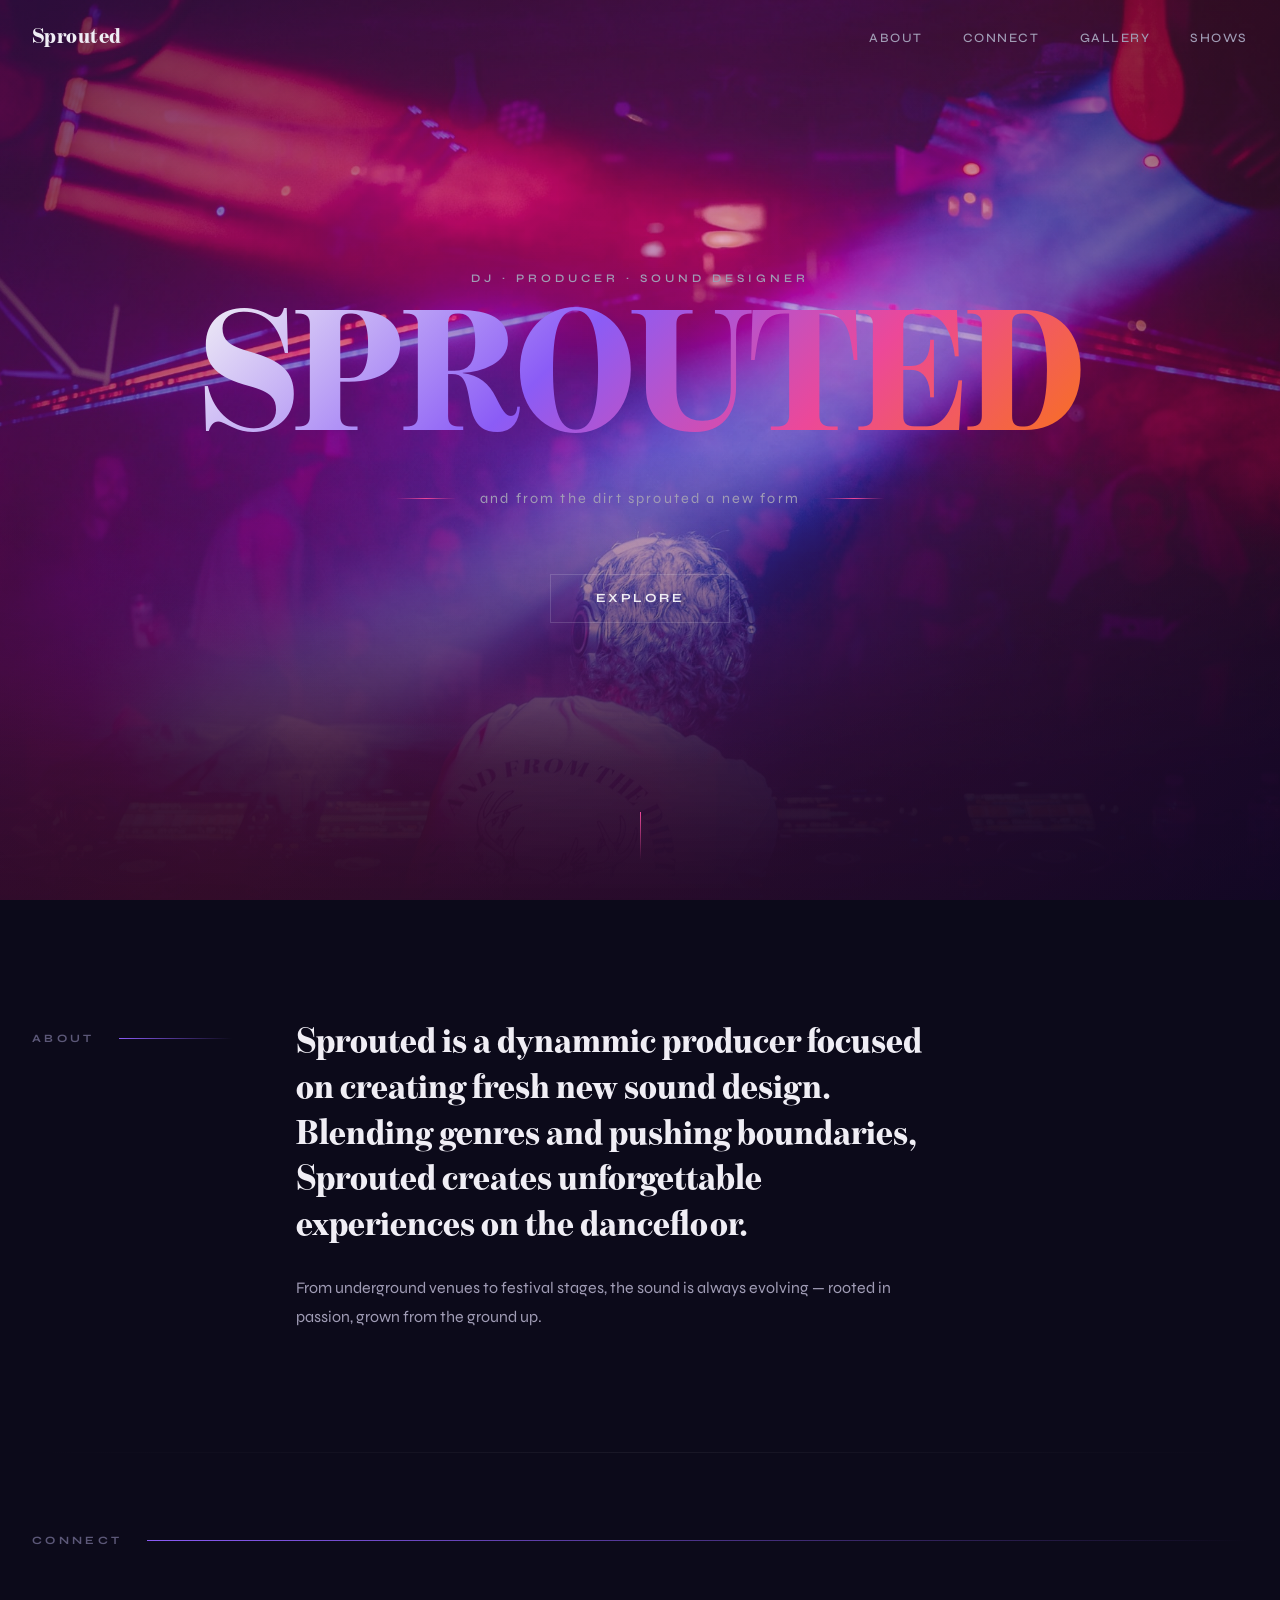
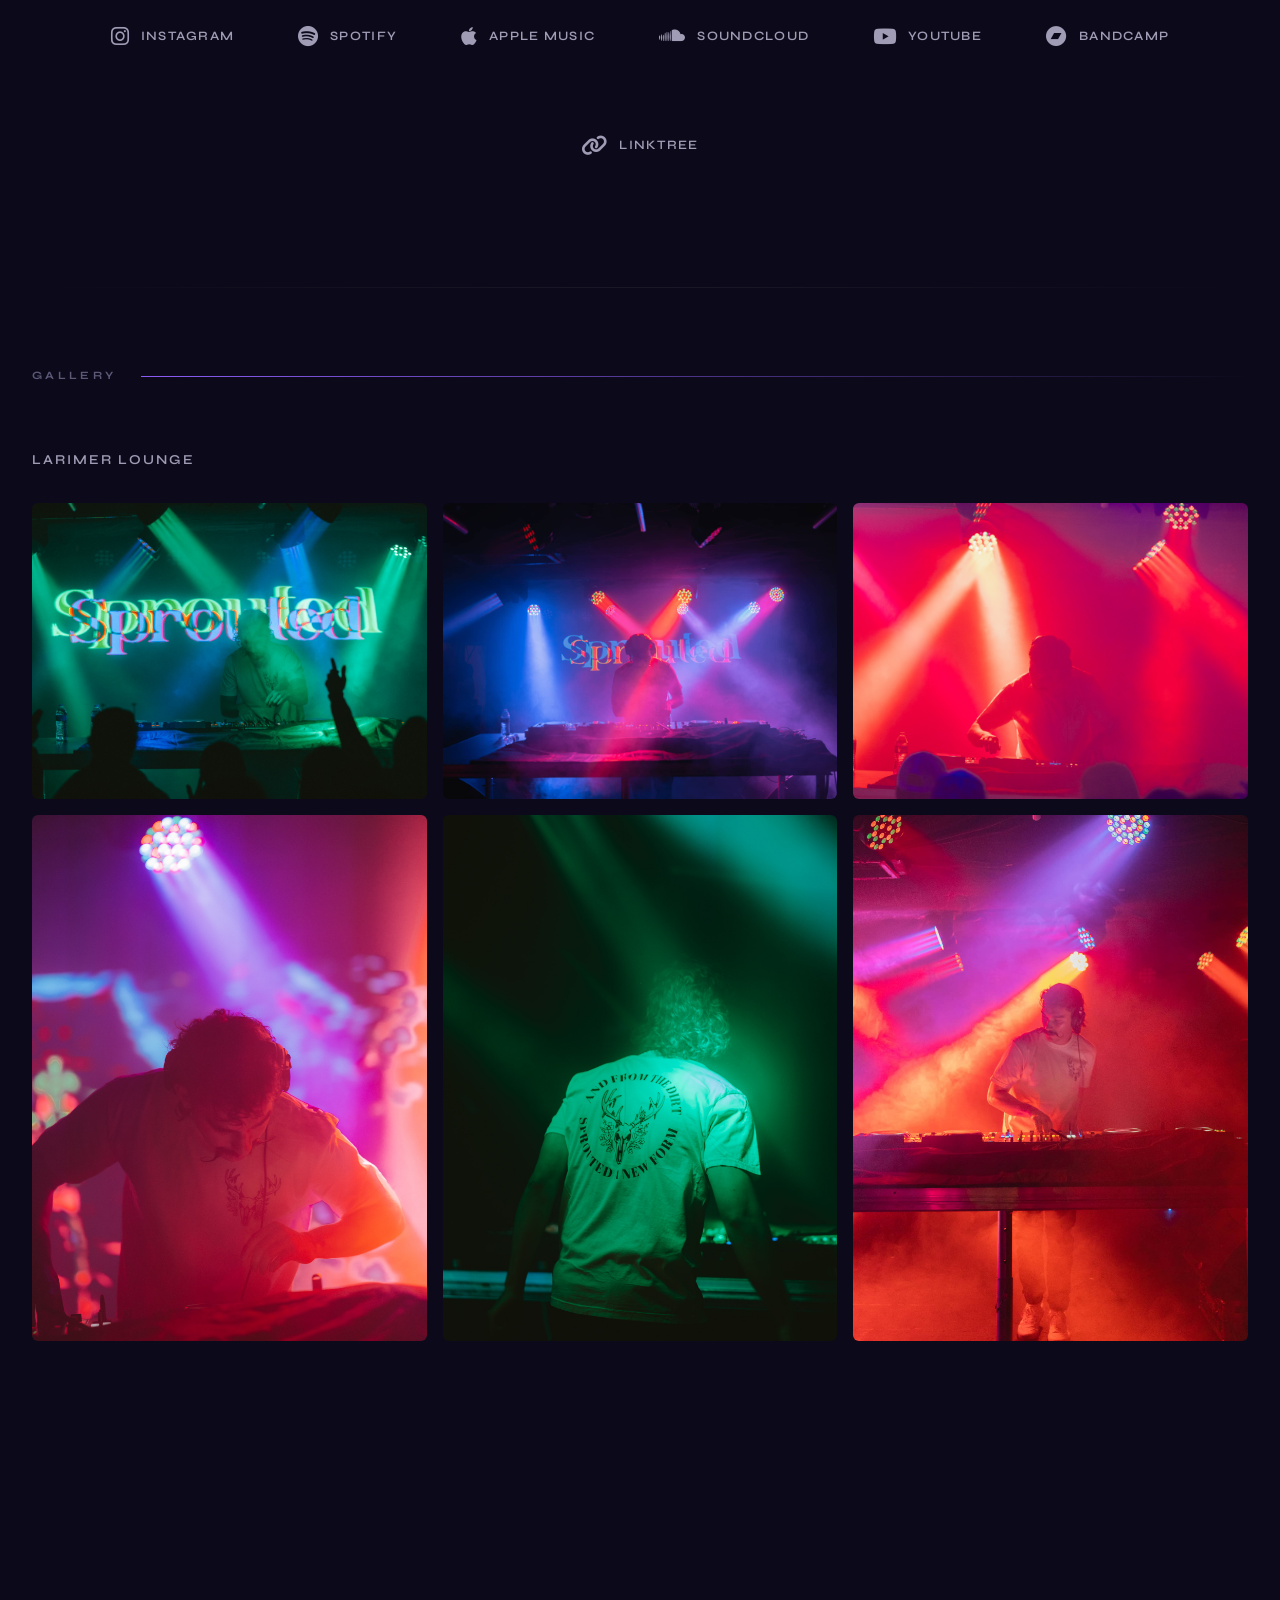
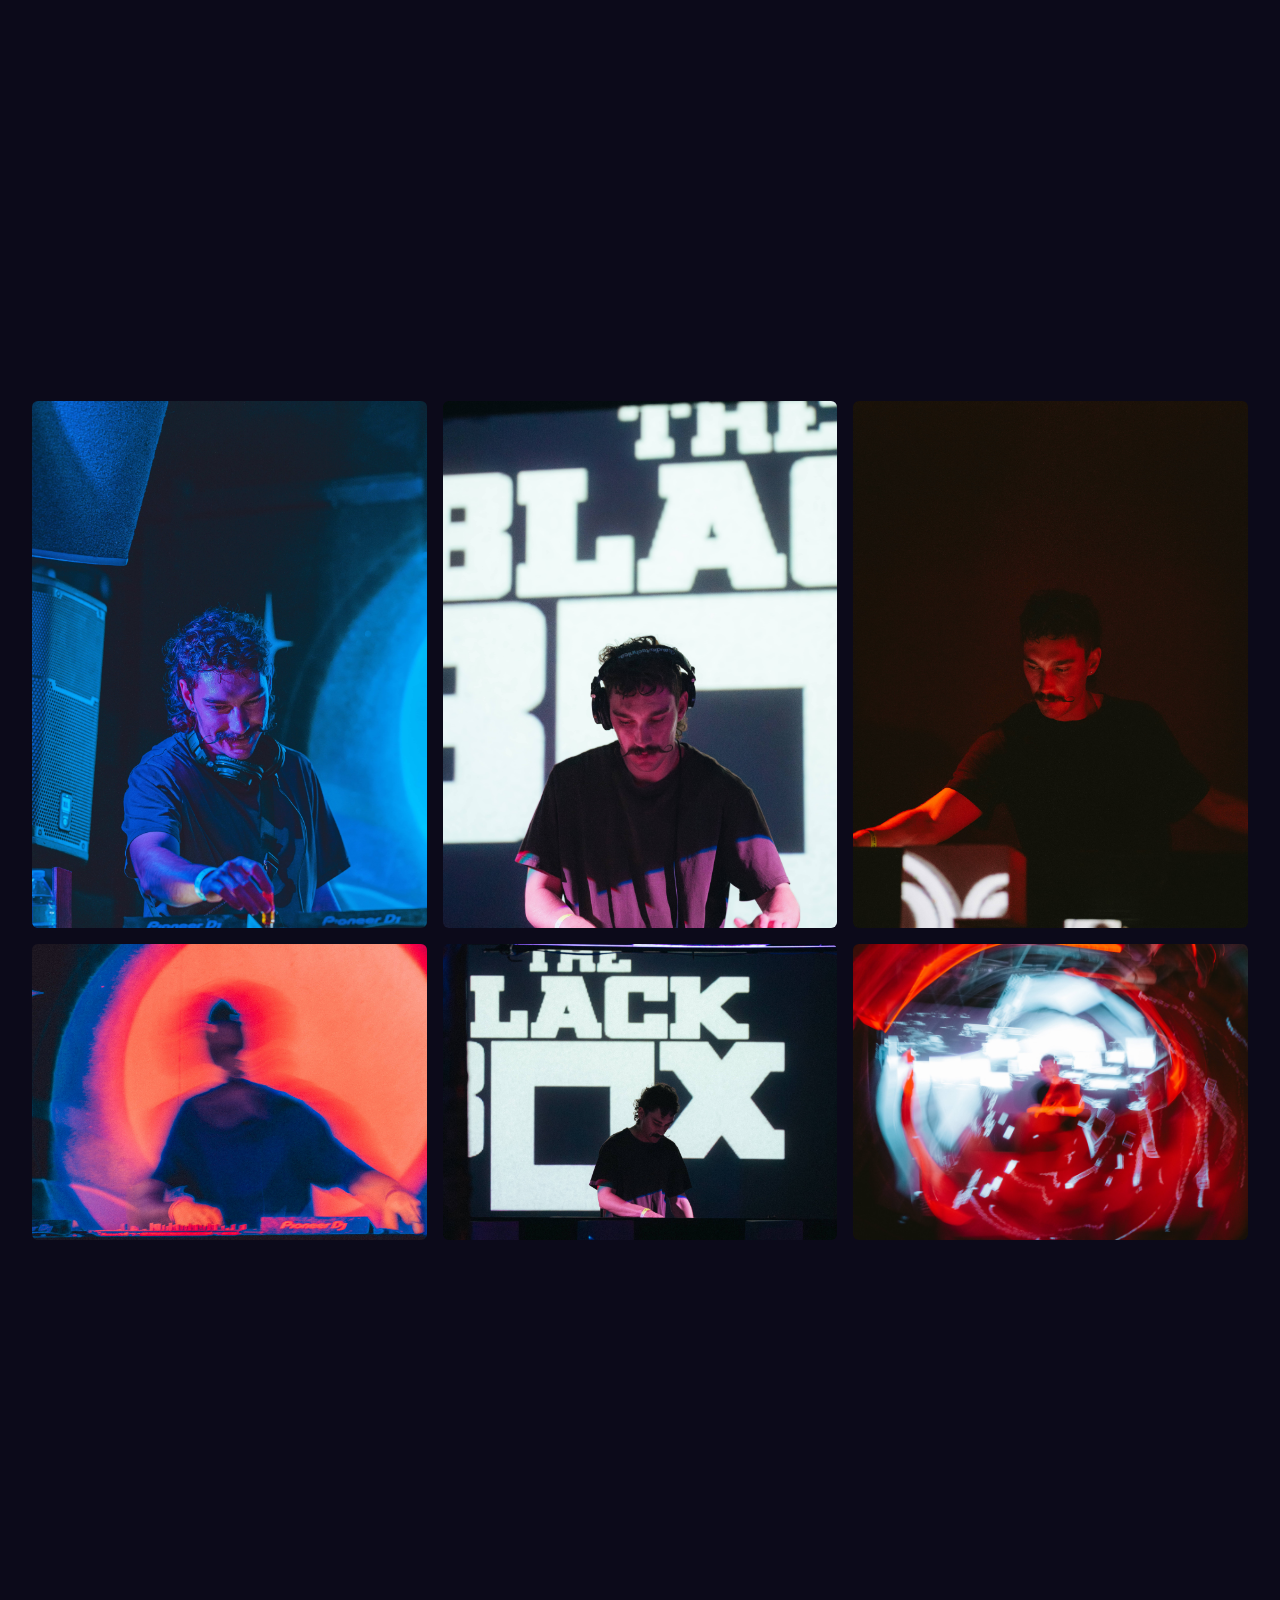
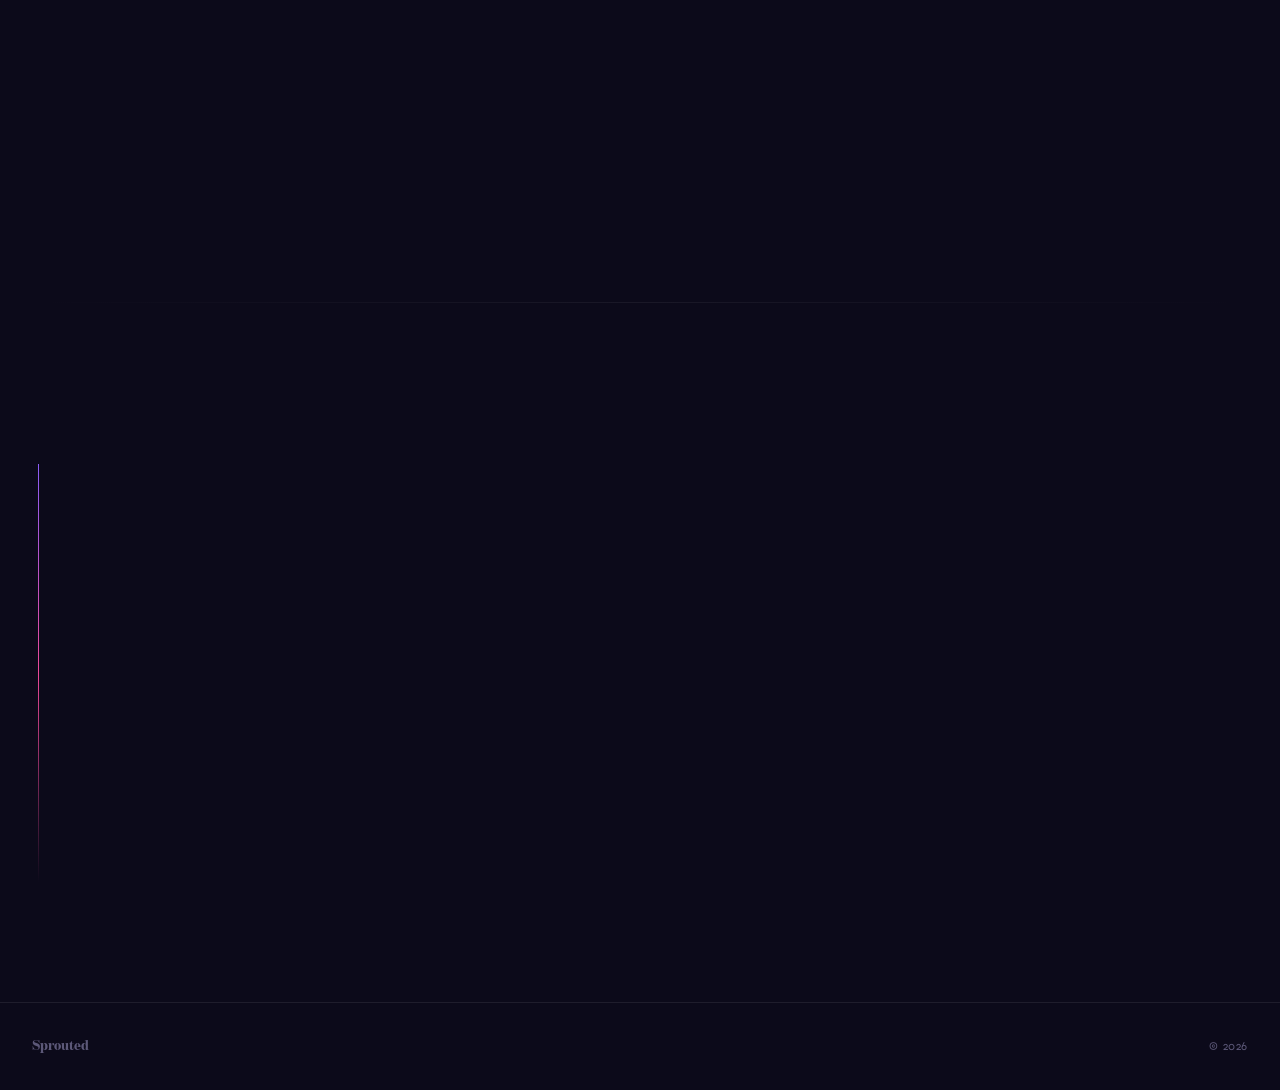
<file: index.html>
<!DOCTYPE html>
<html lang="en">
<head>
  <meta charset="UTF-8">
  <meta name="viewport" content="width=device-width, initial-scale=1.0">

  <!-- Google tag (gtag.js) -->
  <script async src="https://www.googletagmanager.com/gtag/js?id=G-MBD76BQLNK"></script>
  <script>
    window.dataLayer = window.dataLayer || [];
    function gtag(){dataLayer.push(arguments);}
    gtag('js', new Date());
    gtag('config', 'G-MBD76BQLNK');
  </script>

  <!-- ============================================
       SEO
       ============================================ -->
  <title>Sprouted — DJ & Producer | Denver, CO</title>
  <meta name="description" content="Sprouted is a Denver-based DJ and producer blending genres and bringing fresh energy to every set. Catch upcoming shows and explore the gallery.">
  <meta name="robots" content="index, follow">
  <link rel="canonical" href="https://pdj1183.github.io/sprouted-portfolio/">

  <!-- Open Graph (Facebook, iMessage, Discord previews) -->
  <meta property="og:type"        content="website">
  <meta property="og:url"         content="https://pdj1183.github.io/sprouted-portfolio/">
  <meta property="og:title"       content="Sprouted — DJ & Producer | Denver, CO">
  <meta property="og:description" content="Denver-based DJ and producer blending genres and bringing fresh energy to every set.">
  <meta property="og:image"       content="https://pdj1183.github.io/sprouted-portfolio/images/larimer-lounge-april-2026-hero.jpg">
  <meta property="og:image:width"  content="1200">
  <meta property="og:image:height" content="630">
  <meta property="og:locale"      content="en_US">

  <!-- Twitter / X card -->
  <meta name="twitter:card"        content="summary_large_image">
  <meta name="twitter:title"       content="Sprouted — DJ & Producer | Denver, CO">
  <meta name="twitter:description" content="Denver-based DJ and producer blending genres and bringing fresh energy to every set.">
  <meta name="twitter:image"       content="https://pdj1183.github.io/sprouted-portfolio/images/larimer-lounge-april-2026-hero.jpg">

  <!-- ============================================
       STRUCTURED DATA (JSON-LD)
       Tells Google this is a music artist page.
       UPDATE: Fill in sameAs URLs as you add profiles.
       ============================================ -->
  <script type="application/ld+json">
  {
    "@context": "https://schema.org",
    "@type": "MusicGroup",
    "name": "Sprouted",
    "url": "https://pdj1183.github.io/sprouted-portfolio/",
    "image": "https://pdj1183.github.io/sprouted-portfolio/images/larimer-lounge-april-2026-hero.jpg",
    "description": "Denver-based DJ and producer blending genres and bringing fresh energy to every set.",
    "genre": ["Electronic", "DJ"],
    "foundingLocation": {
      "@type": "Place",
      "name": "Denver, CO"
    },
    "sameAs": [
      "https://www.instagram.com/sprouted.wav/",
      "https://open.spotify.com/artist/4QMm6CEPl2YcZuNPsOyFKK",
      "https://music.apple.com/us/artist/sprouted/1806417380",
      "https://on.soundcloud.com/CdDY82bx5MFRLRWQ7",
      "https://www.youtube.com/@Sprouted_wav",
      "https://sprouted.bandcamp.com/follow_me",
      "https://linktr.ee/sprouted.wav"
    ]
  }
  </script>

  <!-- ============================================
       Google Fonts - Syne (body/nav)
       ============================================ -->
  <link rel="preconnect" href="https://fonts.googleapis.com">
  <link rel="preconnect" href="https://fonts.gstatic.com" crossorigin>
  <link href="https://fonts.googleapis.com/css2?family=Syne:wght@400;500;600;700;800&display=swap" rel="stylesheet">

  <!-- Font Awesome - Social media icons -->
  <link rel="stylesheet" href="https://cdnjs.cloudflare.com/ajax/libs/font-awesome/6.5.1/css/all.min.css">

  <!-- Favicon -->
  <link rel="icon" type="image/svg+xml" href="favicon.svg">

  <!-- Main Stylesheet -->
  <link rel="stylesheet" href="css/style.css">
</head>
<body>

  <!-- ============================================
       NAVIGATION
       Minimal fixed nav — logo left, links right
       ============================================ -->
  <nav class="navbar" id="navbar">
    <div class="nav-container">
      <a href="#hero" class="nav-logo">Sprouted</a>

      <!-- Mobile hamburger button -->
      <button class="nav-toggle" id="nav-toggle" aria-label="Toggle navigation">
        <span class="hamburger"></span>
      </button>

      <ul class="nav-links" id="nav-links">
        <li><a href="#about">About</a></li>
        <li><a href="#connect">Connect</a></li>
        <li><a href="#gallery">Gallery</a></li>
        <li><a href="#shows">Shows</a></li>
      </ul>
    </div>
  </nav>

  <!-- ============================================
       HERO SECTION
       Full-viewport photo background with Ken Burns
       animation and layered gradient overlay
       ============================================ -->
  <section class="hero" id="hero">
    <!-- Background photo — Ken Burns slow zoom -->
    <div class="hero-photo" aria-hidden="true"></div>

    <!-- Layered overlay: color tint + bottom fade for text legibility -->
    <div class="hero-overlay" aria-hidden="true"></div>

    <div class="hero-content">
      <p class="hero-super">DJ &middot; Producer &middot; Sound Designer</p>
      <h1 class="hero-title">SPROUTED</h1>
      <div class="hero-bottom">
        <span class="hero-line-accent" aria-hidden="true"></span>
        <p class="hero-tagline">And from the dirt sprouted a new form</p>
        <span class="hero-line-accent" aria-hidden="true"></span>
      </div>
      <a href="#connect" class="hero-cta">Explore</a>
    </div>

    <!-- Scroll indicator -->
    <div class="scroll-indicator" aria-hidden="true">
      <span></span>
    </div>
  </section>

  <!-- ============================================
       ABOUT SECTION
       Asymmetric layout — large pull-quote style
       UPDATE: Replace placeholder text with real bio
       ============================================ -->
  <section class="about" id="about">
    <div class="container">
      <div class="about-layout">
        <div class="about-label fade-in">
          <span class="label-text">About</span>
          <span class="label-line" aria-hidden="true"></span>
        </div>
        <div class="about-content fade-in" id="about-content">
          <!-- Loaded from content.json -->
        </div>
      </div>
    </div>
  </section>

  <!-- ============================================
       CONNECT SECTION
       Horizontal social strip with gradient line
       ============================================ -->
  <section class="connect" id="connect">
    <div class="container">
      <div class="connect-header fade-in">
        <span class="label-text">Connect</span>
        <span class="label-line" aria-hidden="true"></span>
      </div>
      <div class="social-links fade-in">
        <a href="https://www.instagram.com/sprouted.wav/" class="social-link" target="_blank" rel="noopener noreferrer" aria-label="Instagram">
          <i class="fab fa-instagram"></i>
          <span class="social-name">Instagram</span>
        </a>
        <a href="https://open.spotify.com/artist/4QMm6CEPl2YcZuNPsOyFKK" class="social-link" target="_blank" rel="noopener noreferrer" aria-label="Spotify">
          <i class="fab fa-spotify"></i>
          <span class="social-name">Spotify</span>
        </a>
        <a href="https://music.apple.com/us/artist/sprouted/1806417380" class="social-link" target="_blank" rel="noopener noreferrer" aria-label="Apple Music">
          <i class="fab fa-apple"></i>
          <span class="social-name">Apple Music</span>
        </a>
        <a href="https://on.soundcloud.com/CdDY82bx5MFRLRWQ7" class="social-link" target="_blank" rel="noopener noreferrer" aria-label="SoundCloud">
          <i class="fab fa-soundcloud"></i>
          <span class="social-name">SoundCloud</span>
        </a>
        <a href="https://www.youtube.com/@Sprouted_wav" class="social-link" target="_blank" rel="noopener noreferrer" aria-label="YouTube">
          <i class="fab fa-youtube"></i>
          <span class="social-name">YouTube</span>
        </a>
        <a href="https://sprouted.bandcamp.com/follow_me" class="social-link" target="_blank" rel="noopener noreferrer" aria-label="Bandcamp">
          <i class="fab fa-bandcamp"></i>
          <span class="social-name">Bandcamp</span>
        </a>
        <a href="https://linktr.ee/sprouted.wav?utm_source=linktree_admin_share&utm_medium=social&utm_content=link_in_bio" class="social-link" target="_blank" rel="noopener noreferrer" aria-label="Linktree">
          <i class="fas fa-link"></i>
          <span class="social-name">Linktree</span>
        </a>
      </div>
    </div>
  </section>

  <!-- ============================================
       GALLERY SECTION
       Grouped by venue/date
       ============================================ -->
  <section class="gallery" id="gallery">
    <div class="container">
      <div class="gallery-header fade-in">
        <span class="label-text">Gallery</span>
        <span class="label-line" aria-hidden="true"></span>
      </div>

      <!-- Gallery groups loaded from content.json -->
      <div id="gallery-content"></div>
    </div>
  </section>

  <!-- ============================================
       SHOWS TIMELINE
       Loaded from content.json
       ============================================ -->
  <section class="shows" id="shows">
    <div class="container">
      <div class="shows-header fade-in">
        <span class="label-text">Shows</span>
        <span class="label-line" aria-hidden="true"></span>
      </div>
      <div class="timeline" id="timeline-content">
        <!-- Loaded from content.json -->
      </div>
    </div>
  </section>

  <!-- ============================================
       FOOTER
       ============================================ -->
  <footer class="footer">
    <div class="container">
      <div class="footer-inner">
        <p class="footer-name">Sprouted</p>
        <p class="footer-copy">&copy; 2026</p>
      </div>
    </div>
  </footer>

  <!-- Main JavaScript -->
  <script src="js/main.js"></script>
</body>
</html>
</file>
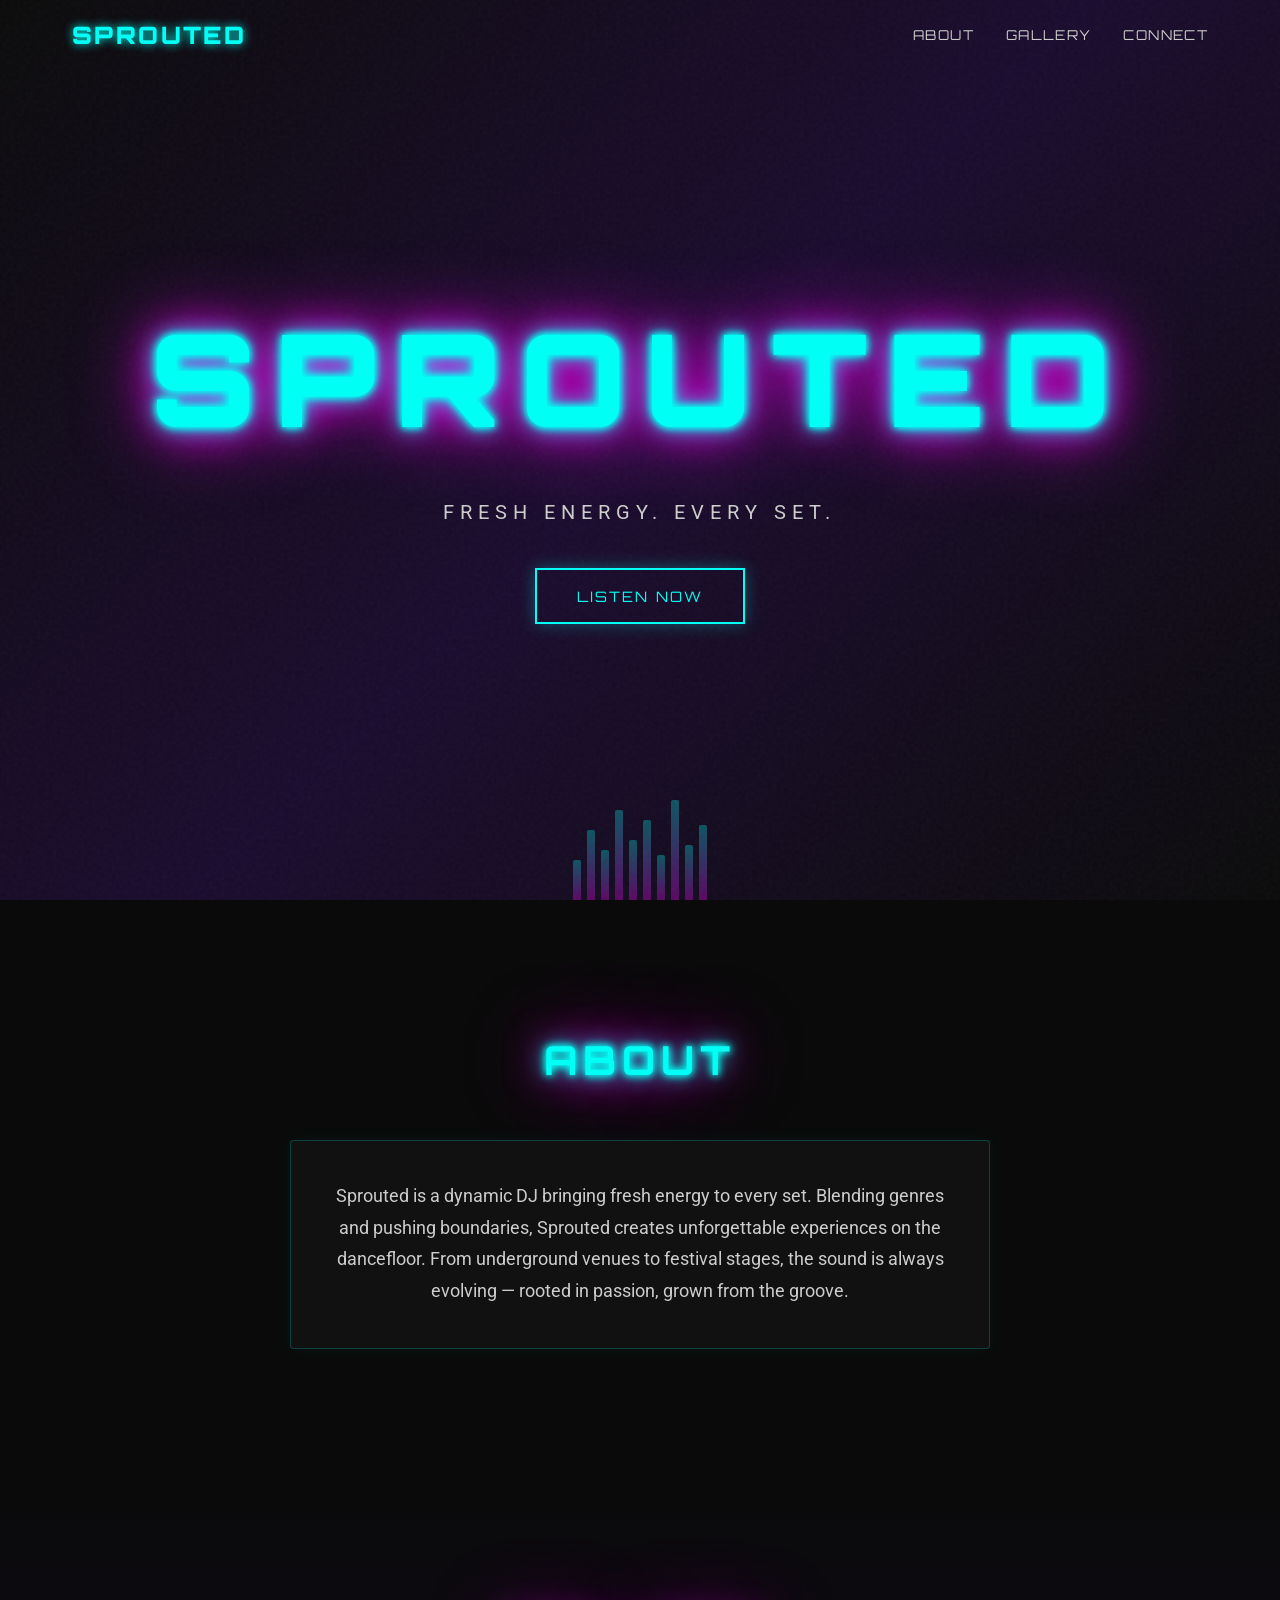
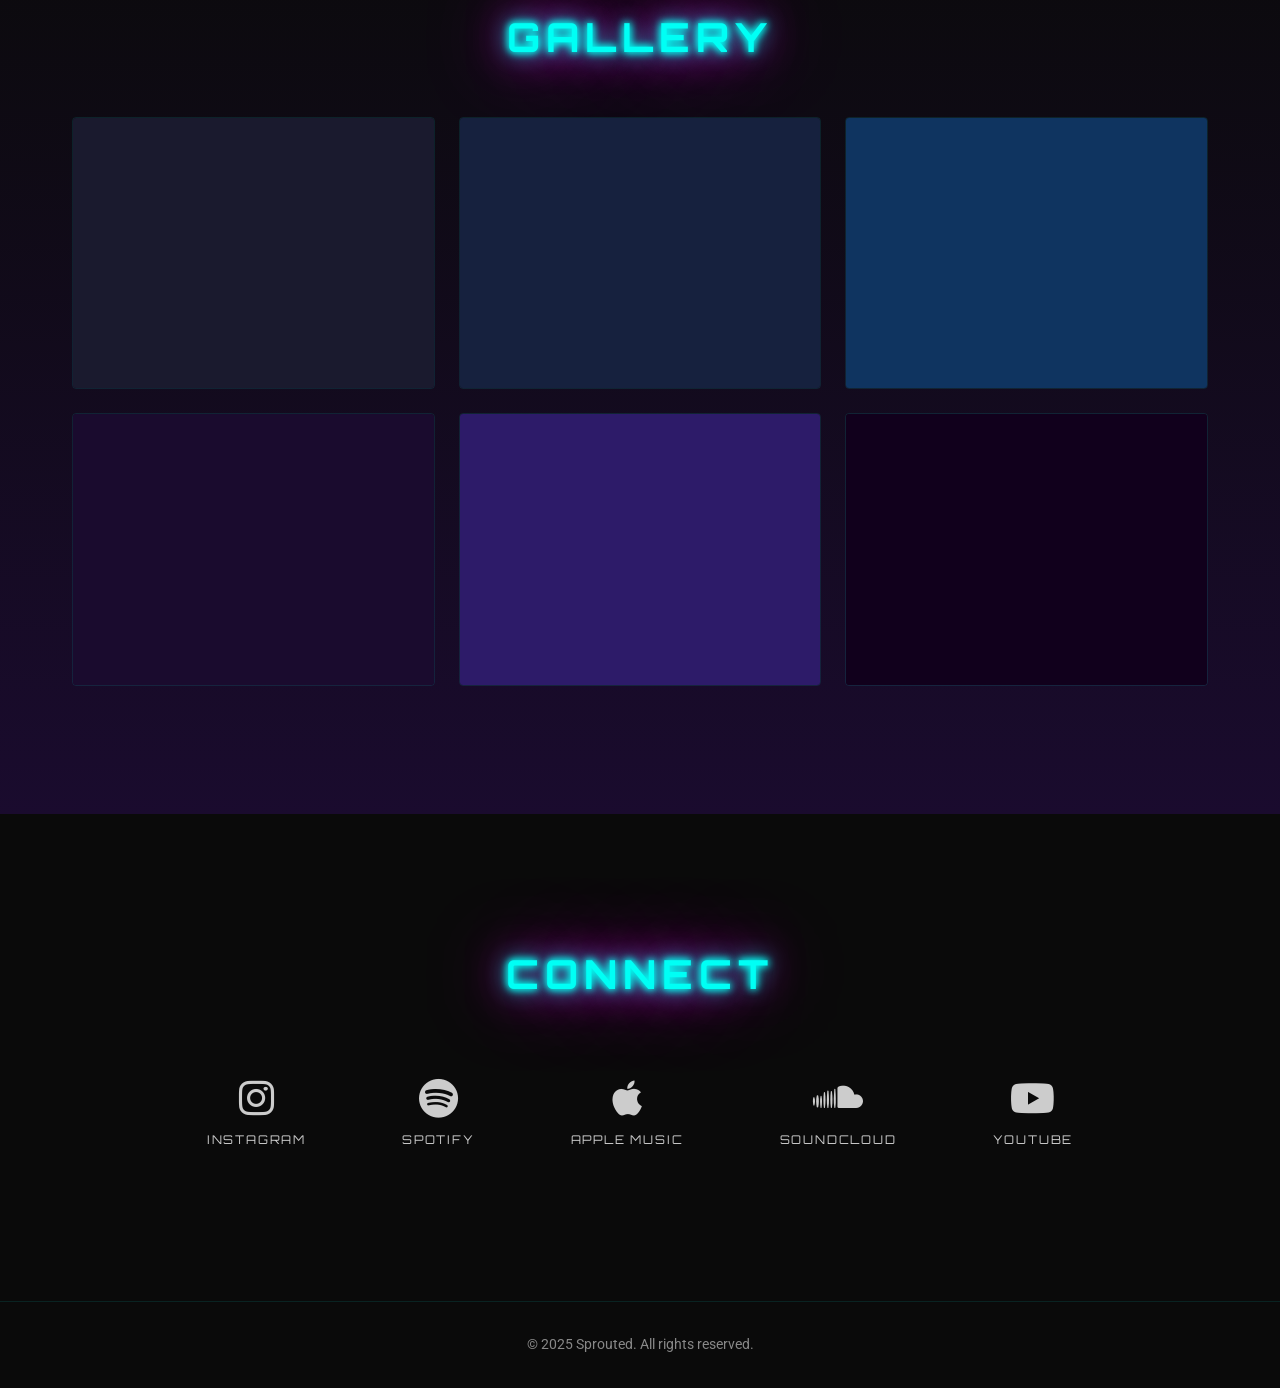
<file: option-1/index.html>
<!DOCTYPE html>
<html lang="en">
<head>
  <meta charset="UTF-8">
  <meta name="viewport" content="width=device-width, initial-scale=1.0">

  <!-- ============================================
       SEO & Social Sharing Meta Tags
       Update these when you have real content/images
       ============================================ -->
  <title>Sprouted - DJ Portfolio</title>
  <meta name="description" content="Sprouted - Dynamic DJ bringing fresh energy to every set. Blending genres and pushing boundaries.">
  <meta property="og:title" content="Sprouted - DJ Portfolio">
  <meta property="og:description" content="Dynamic DJ bringing fresh energy to every set.">
  <meta property="og:type" content="website">
  <!-- UPDATE: Replace with your actual hero image URL for social sharing -->
  <meta property="og:image" content="images/placeholder-hero.jpg">

  <!-- ============================================
       Google Fonts - Orbitron (headings) + Roboto (body)
       ============================================ -->
  <link rel="preconnect" href="https://fonts.googleapis.com">
  <link rel="preconnect" href="https://fonts.gstatic.com" crossorigin>
  <link href="https://fonts.googleapis.com/css2?family=Orbitron:wght@400;700;900&family=Roboto:wght@300;400;500&display=swap" rel="stylesheet">

  <!-- ============================================
       Font Awesome - Social media icons
       ============================================ -->
  <link rel="stylesheet" href="https://cdnjs.cloudflare.com/ajax/libs/font-awesome/6.5.1/css/all.min.css">

  <!-- Main Stylesheet -->
  <link rel="stylesheet" href="css/style.css">
</head>
<body>

  <!-- ============================================
       NAVIGATION
       Simple fixed nav with smooth scroll links
       ============================================ -->
  <nav class="navbar" id="navbar">
    <div class="nav-container">
      <a href="#hero" class="nav-logo">SPROUTED</a>

      <!-- Mobile hamburger button -->
      <button class="nav-toggle" id="nav-toggle" aria-label="Toggle navigation">
        <span class="hamburger"></span>
      </button>

      <ul class="nav-links" id="nav-links">
        <li><a href="#about">About</a></li>
        <li><a href="#gallery">Gallery</a></li>
        <li><a href="#connect">Connect</a></li>
      </ul>
    </div>
  </nav>

  <!-- ============================================
       HERO SECTION
       Full viewport height with neon glow effect
       ============================================ -->
  <section class="hero" id="hero">
    <!-- Animated equalizer bars background decoration -->
    <div class="eq-bars" aria-hidden="true">
      <span></span><span></span><span></span><span></span><span></span>
      <span></span><span></span><span></span><span></span><span></span>
    </div>

    <div class="hero-content">
      <h1 class="hero-title neon-text">SPROUTED</h1>
      <p class="hero-tagline">Fresh Energy. Every Set.</p>
      <a href="#connect" class="hero-cta">Listen Now</a>
    </div>

    <!-- Grain/noise overlay for texture -->
    <div class="grain-overlay" aria-hidden="true"></div>
  </section>

  <!-- ============================================
       ABOUT SECTION
       Brief bio in a neon-bordered card
       UPDATE: Replace placeholder text with real bio
       ============================================ -->
  <section class="about" id="about">
    <div class="container">
      <h2 class="section-title neon-text">About</h2>
      <div class="about-card">
        <p>
          <!-- UPDATE: Replace this with the real bio -->
          Sprouted is a dynamic DJ bringing fresh energy to every set.
          Blending genres and pushing boundaries, Sprouted creates
          unforgettable experiences on the dancefloor. From underground
          venues to festival stages, the sound is always evolving &mdash;
          rooted in passion, grown from the groove.
        </p>
      </div>
    </div>
  </section>

  <!-- ============================================
       GALLERY SECTION
       Photo grid with neon hover effects
       UPDATE: Replace placeholder divs with real <img> tags
       Example: <img src="images/your-photo.jpg" alt="Sprouted performing" loading="lazy">
       ============================================ -->
  <section class="gallery" id="gallery">
    <div class="container">
      <h2 class="section-title neon-text">Gallery</h2>
      <div class="gallery-grid">
        <!-- Photo 1 - UPDATE: Replace with real image -->
        <div class="gallery-item">
          <div class="placeholder-img placeholder-1" role="img" aria-label="Sprouted performing at a venue"></div>
        </div>
        <!-- Photo 2 - UPDATE: Replace with real image -->
        <div class="gallery-item">
          <div class="placeholder-img placeholder-2" role="img" aria-label="Sprouted at the decks"></div>
        </div>
        <!-- Photo 3 - UPDATE: Replace with real image -->
        <div class="gallery-item">
          <div class="placeholder-img placeholder-3" role="img" aria-label="Sprouted on stage"></div>
        </div>
        <!-- Photo 4 - UPDATE: Replace with real image -->
        <div class="gallery-item">
          <div class="placeholder-img placeholder-4" role="img" aria-label="Sprouted with crowd"></div>
        </div>
        <!-- Photo 5 - UPDATE: Replace with real image -->
        <div class="gallery-item">
          <div class="placeholder-img placeholder-5" role="img" aria-label="Sprouted studio session"></div>
        </div>
        <!-- Photo 6 - UPDATE: Replace with real image -->
        <div class="gallery-item">
          <div class="placeholder-img placeholder-6" role="img" aria-label="Sprouted promo shot"></div>
        </div>
      </div>
    </div>
  </section>

  <!-- ============================================
       CONNECT SECTION
       Social media links with neon glow hover
       UPDATE: Replace # with real social media URLs
       ============================================ -->
  <section class="connect" id="connect">
    <div class="container">
      <h2 class="section-title neon-text">Connect</h2>
      <div class="social-links">
        <!-- UPDATE: Replace # with real Instagram URL -->
        <a href="#" class="social-link" target="_blank" rel="noopener noreferrer" aria-label="Instagram">
          <i class="fab fa-instagram"></i>
          <span>Instagram</span>
        </a>
        <!-- UPDATE: Replace # with real Spotify URL -->
        <a href="#" class="social-link" target="_blank" rel="noopener noreferrer" aria-label="Spotify">
          <i class="fab fa-spotify"></i>
          <span>Spotify</span>
        </a>
        <!-- UPDATE: Replace # with real Apple Music URL -->
        <a href="#" class="social-link" target="_blank" rel="noopener noreferrer" aria-label="Apple Music">
          <i class="fab fa-apple"></i>
          <span>Apple Music</span>
        </a>
        <!-- UPDATE: Replace # with real SoundCloud URL -->
        <a href="#" class="social-link" target="_blank" rel="noopener noreferrer" aria-label="SoundCloud">
          <i class="fab fa-soundcloud"></i>
          <span>SoundCloud</span>
        </a>
        <!-- UPDATE: Replace # with real YouTube URL -->
        <a href="#" class="social-link" target="_blank" rel="noopener noreferrer" aria-label="YouTube">
          <i class="fab fa-youtube"></i>
          <span>YouTube</span>
        </a>
      </div>
    </div>
  </section>

  <!-- ============================================
       FOOTER
       ============================================ -->
  <footer class="footer">
    <div class="container">
      <!-- UPDATE: Change year and name as needed -->
      <p>&copy; 2025 Sprouted. All rights reserved.</p>
    </div>
  </footer>

  <!-- Main JavaScript -->
  <script src="js/main.js"></script>
</body>
</html>
</file>
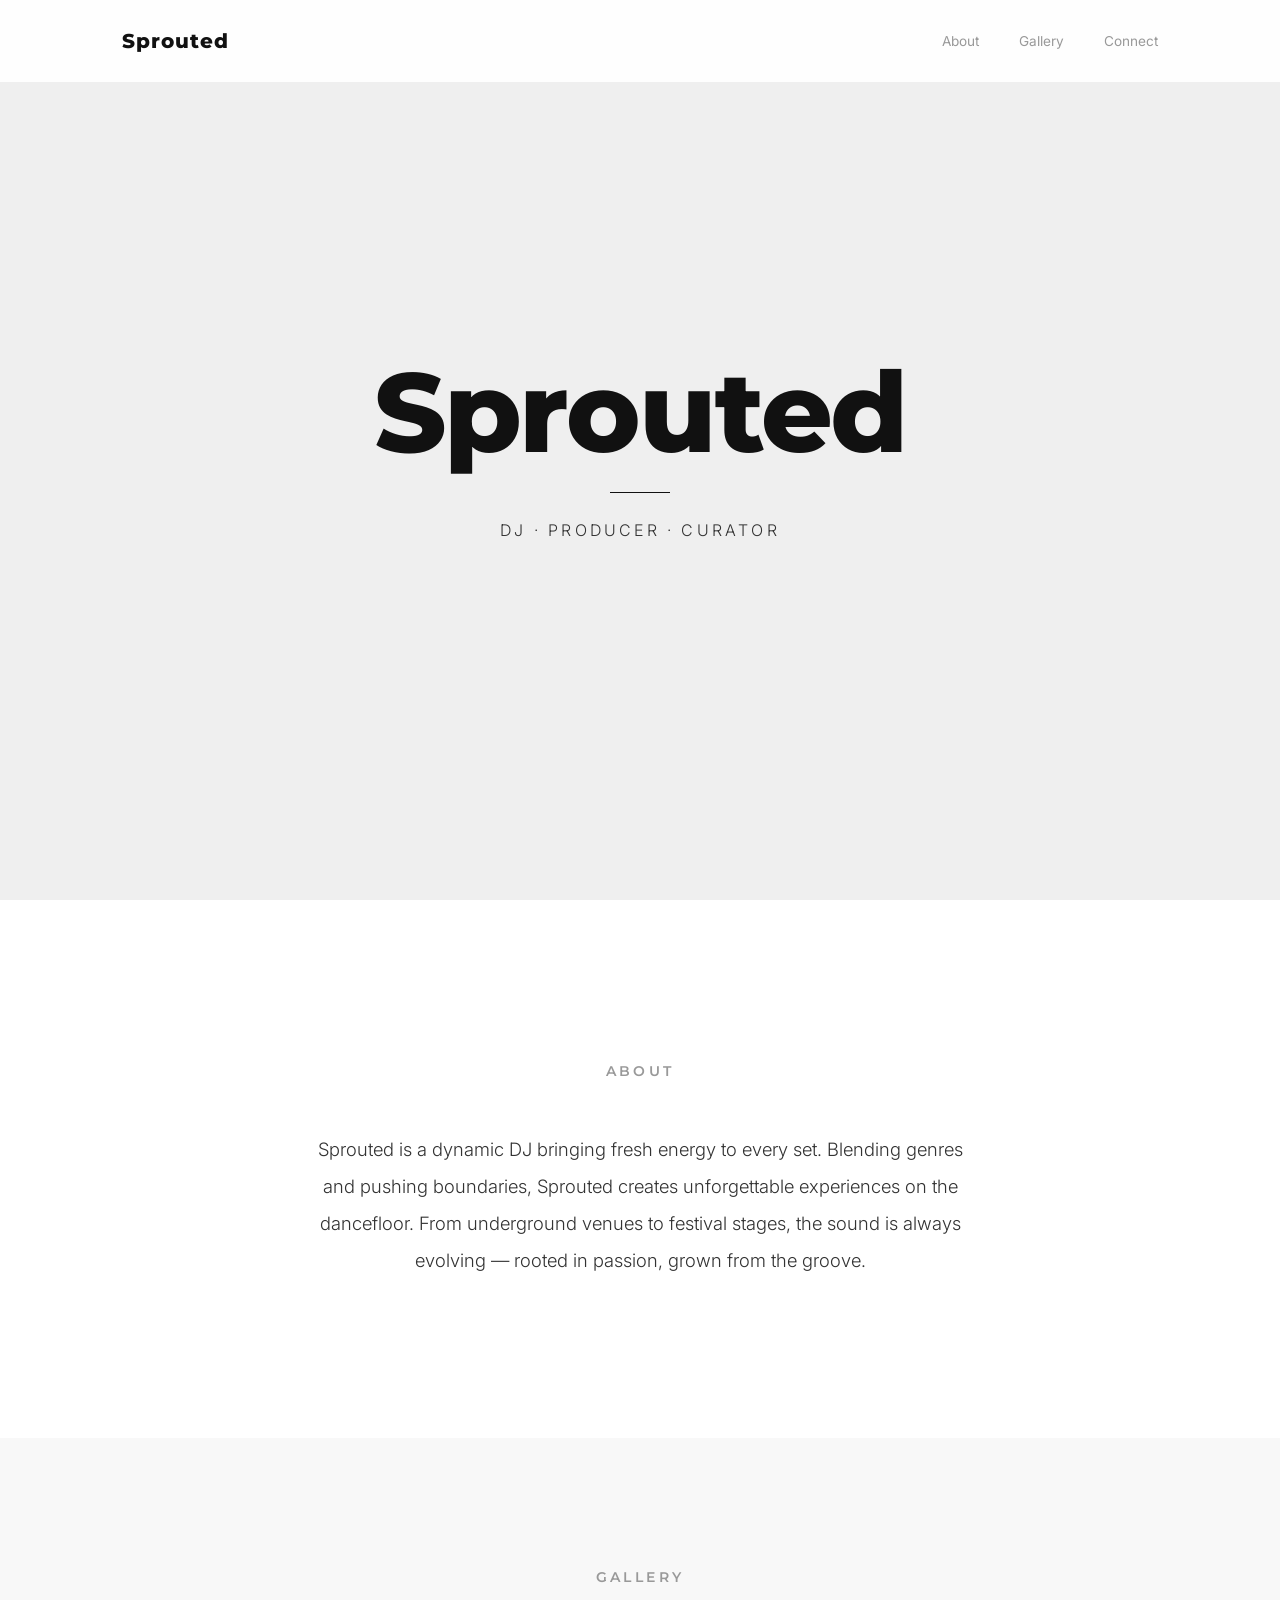
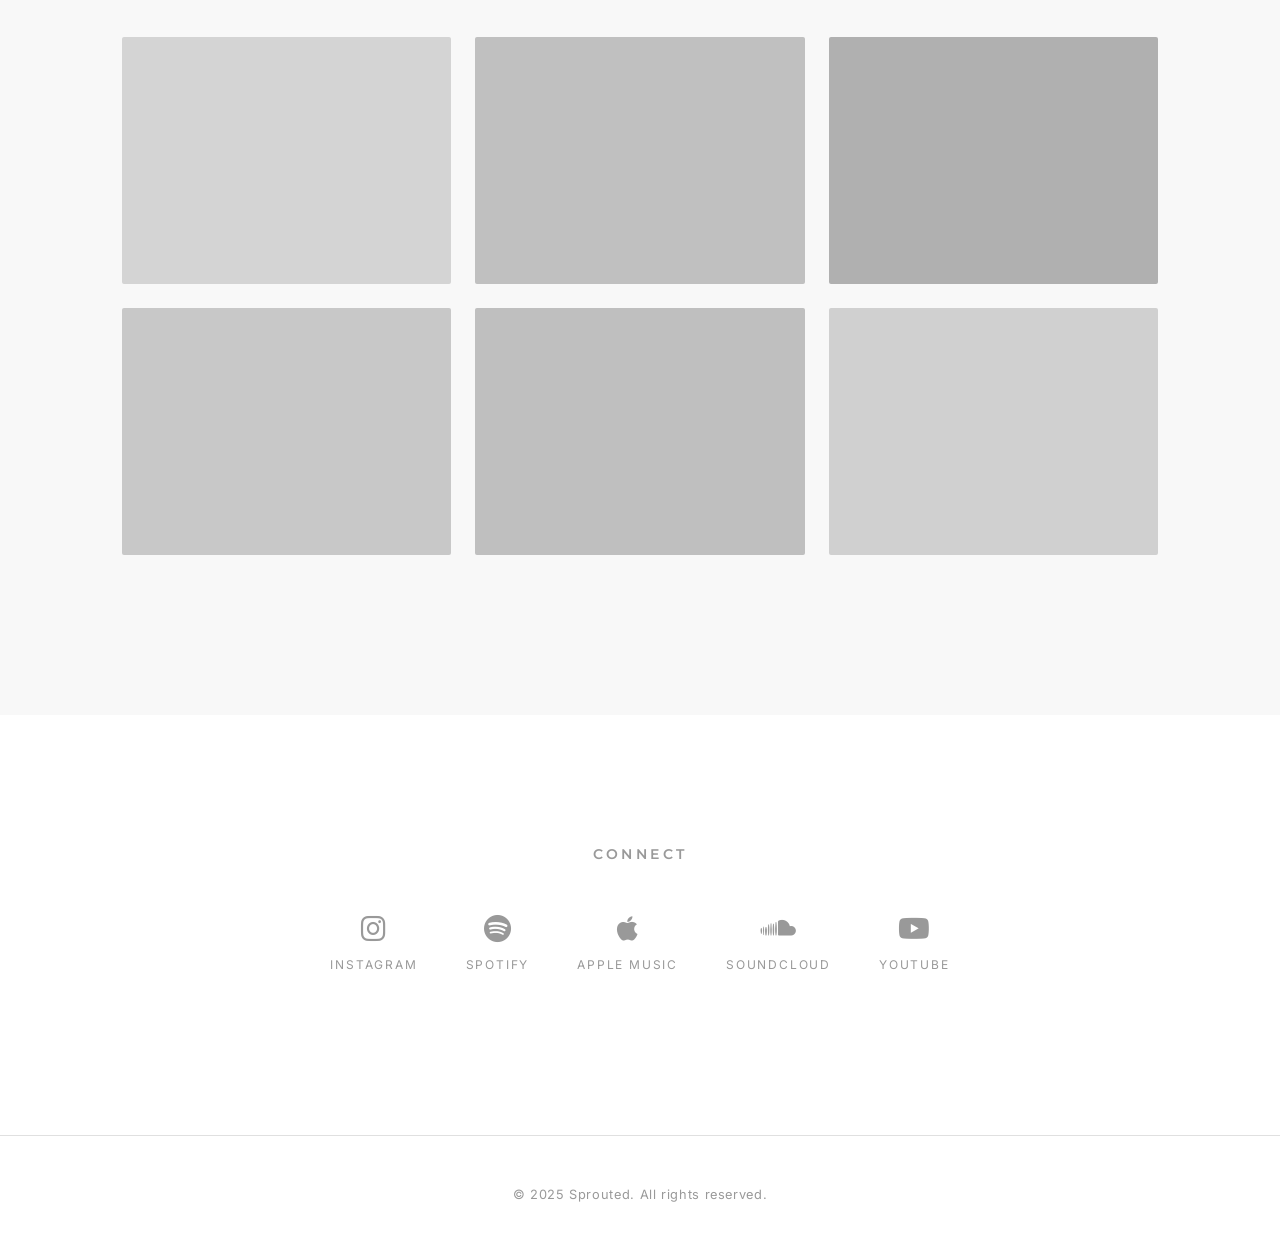
<file: option-2/index.html>
<!DOCTYPE html>
<html lang="en">
<head>
  <meta charset="UTF-8">
  <meta name="viewport" content="width=device-width, initial-scale=1.0">

  <!-- ============================================
       SEO & Social Sharing Meta Tags
       UPDATE: Replace with real content/images
       ============================================ -->
  <title>Sprouted - DJ Portfolio</title>
  <meta name="description" content="Sprouted - Dynamic DJ bringing fresh energy to every set. Blending genres and pushing boundaries.">
  <meta property="og:title" content="Sprouted - DJ Portfolio">
  <meta property="og:description" content="Dynamic DJ bringing fresh energy to every set.">
  <meta property="og:type" content="website">
  <meta property="og:image" content="images/placeholder-hero.jpg">

  <!-- ============================================
       Google Fonts - Montserrat (headings) + Inter (body)
       ============================================ -->
  <link rel="preconnect" href="https://fonts.googleapis.com">
  <link rel="preconnect" href="https://fonts.gstatic.com" crossorigin>
  <link href="https://fonts.googleapis.com/css2?family=Montserrat:wght@300;400;600;800&family=Inter:wght@300;400;500&display=swap" rel="stylesheet">

  <!-- Font Awesome - Social media icons -->
  <link rel="stylesheet" href="https://cdnjs.cloudflare.com/ajax/libs/font-awesome/6.5.1/css/all.min.css">

  <!-- Main Stylesheet -->
  <link rel="stylesheet" href="css/style.css">
</head>
<body>

  <!-- ============================================
       NAVIGATION
       Clean, minimal fixed nav
       ============================================ -->
  <nav class="navbar" id="navbar">
    <div class="nav-container">
      <a href="#hero" class="nav-logo">Sprouted</a>

      <!-- Mobile hamburger button -->
      <button class="nav-toggle" id="nav-toggle" aria-label="Toggle navigation">
        <span class="hamburger"></span>
      </button>

      <ul class="nav-links" id="nav-links">
        <li><a href="#about">About</a></li>
        <li><a href="#gallery">Gallery</a></li>
        <li><a href="#connect">Connect</a></li>
      </ul>
    </div>
  </nav>

  <!-- ============================================
       HERO SECTION
       Large hero image area with clean typography
       UPDATE: Replace placeholder-hero div with a real
       background image using CSS or an <img> tag
       ============================================ -->
  <section class="hero" id="hero">
    <div class="hero-bg placeholder-hero" aria-hidden="true"></div>
    <div class="hero-overlay"></div>
    <div class="hero-content">
      <h1 class="hero-title">Sprouted</h1>
      <div class="hero-divider"></div>
      <p class="hero-tagline">DJ &middot; Producer &middot; Curator</p>
    </div>
  </section>

  <!-- ============================================
       ABOUT SECTION
       Centered text block with generous whitespace
       UPDATE: Replace placeholder text with real bio
       ============================================ -->
  <section class="about" id="about">
    <div class="container">
      <h2 class="section-title">About</h2>
      <div class="about-content fade-in">
        <p>
          <!-- UPDATE: Replace this with the real bio -->
          Sprouted is a dynamic DJ bringing fresh energy to every set.
          Blending genres and pushing boundaries, Sprouted creates
          unforgettable experiences on the dancefloor. From underground
          venues to festival stages, the sound is always evolving &mdash;
          rooted in passion, grown from the groove.
        </p>
      </div>
    </div>
  </section>

  <!-- ============================================
       GALLERY SECTION
       Clean grid layout with subtle shadows
       UPDATE: Replace placeholder divs with real <img> tags
       Example: <img src="images/your-photo.jpg" alt="Sprouted performing" loading="lazy">
       ============================================ -->
  <section class="gallery" id="gallery">
    <div class="container">
      <h2 class="section-title">Gallery</h2>
      <div class="gallery-grid">
        <!-- Photo 1 - UPDATE: Replace with real image -->
        <div class="gallery-item fade-in">
          <div class="placeholder-img placeholder-1" role="img" aria-label="Sprouted performing"></div>
        </div>
        <!-- Photo 2 - UPDATE: Replace with real image -->
        <div class="gallery-item fade-in">
          <div class="placeholder-img placeholder-2" role="img" aria-label="Sprouted at the decks"></div>
        </div>
        <!-- Photo 3 - UPDATE: Replace with real image -->
        <div class="gallery-item fade-in">
          <div class="placeholder-img placeholder-3" role="img" aria-label="Sprouted on stage"></div>
        </div>
        <!-- Photo 4 - UPDATE: Replace with real image -->
        <div class="gallery-item fade-in">
          <div class="placeholder-img placeholder-4" role="img" aria-label="Sprouted with crowd"></div>
        </div>
        <!-- Photo 5 - UPDATE: Replace with real image -->
        <div class="gallery-item fade-in">
          <div class="placeholder-img placeholder-5" role="img" aria-label="Sprouted studio session"></div>
        </div>
        <!-- Photo 6 - UPDATE: Replace with real image -->
        <div class="gallery-item fade-in">
          <div class="placeholder-img placeholder-6" role="img" aria-label="Sprouted promo shot"></div>
        </div>
      </div>
    </div>
  </section>

  <!-- ============================================
       CONNECT SECTION
       Horizontal row of minimal social icons
       UPDATE: Replace # with real social media URLs
       ============================================ -->
  <section class="connect" id="connect">
    <div class="container">
      <h2 class="section-title">Connect</h2>
      <div class="social-links fade-in">
        <!-- UPDATE: Replace # with real Instagram URL -->
        <a href="#" class="social-link" target="_blank" rel="noopener noreferrer" aria-label="Instagram">
          <i class="fab fa-instagram"></i>
          <span>Instagram</span>
        </a>
        <!-- UPDATE: Replace # with real Spotify URL -->
        <a href="#" class="social-link" target="_blank" rel="noopener noreferrer" aria-label="Spotify">
          <i class="fab fa-spotify"></i>
          <span>Spotify</span>
        </a>
        <!-- UPDATE: Replace # with real Apple Music URL -->
        <a href="#" class="social-link" target="_blank" rel="noopener noreferrer" aria-label="Apple Music">
          <i class="fab fa-apple"></i>
          <span>Apple Music</span>
        </a>
        <!-- UPDATE: Replace # with real SoundCloud URL -->
        <a href="#" class="social-link" target="_blank" rel="noopener noreferrer" aria-label="SoundCloud">
          <i class="fab fa-soundcloud"></i>
          <span>SoundCloud</span>
        </a>
        <!-- UPDATE: Replace # with real YouTube URL -->
        <a href="#" class="social-link" target="_blank" rel="noopener noreferrer" aria-label="YouTube">
          <i class="fab fa-youtube"></i>
          <span>YouTube</span>
        </a>
      </div>
    </div>
  </section>

  <!-- ============================================
       FOOTER
       ============================================ -->
  <footer class="footer">
    <div class="container">
      <!-- UPDATE: Change year and name as needed -->
      <p>&copy; 2025 Sprouted. All rights reserved.</p>
    </div>
  </footer>

  <!-- Main JavaScript -->
  <script src="js/main.js"></script>
</body>
</html>
</file>
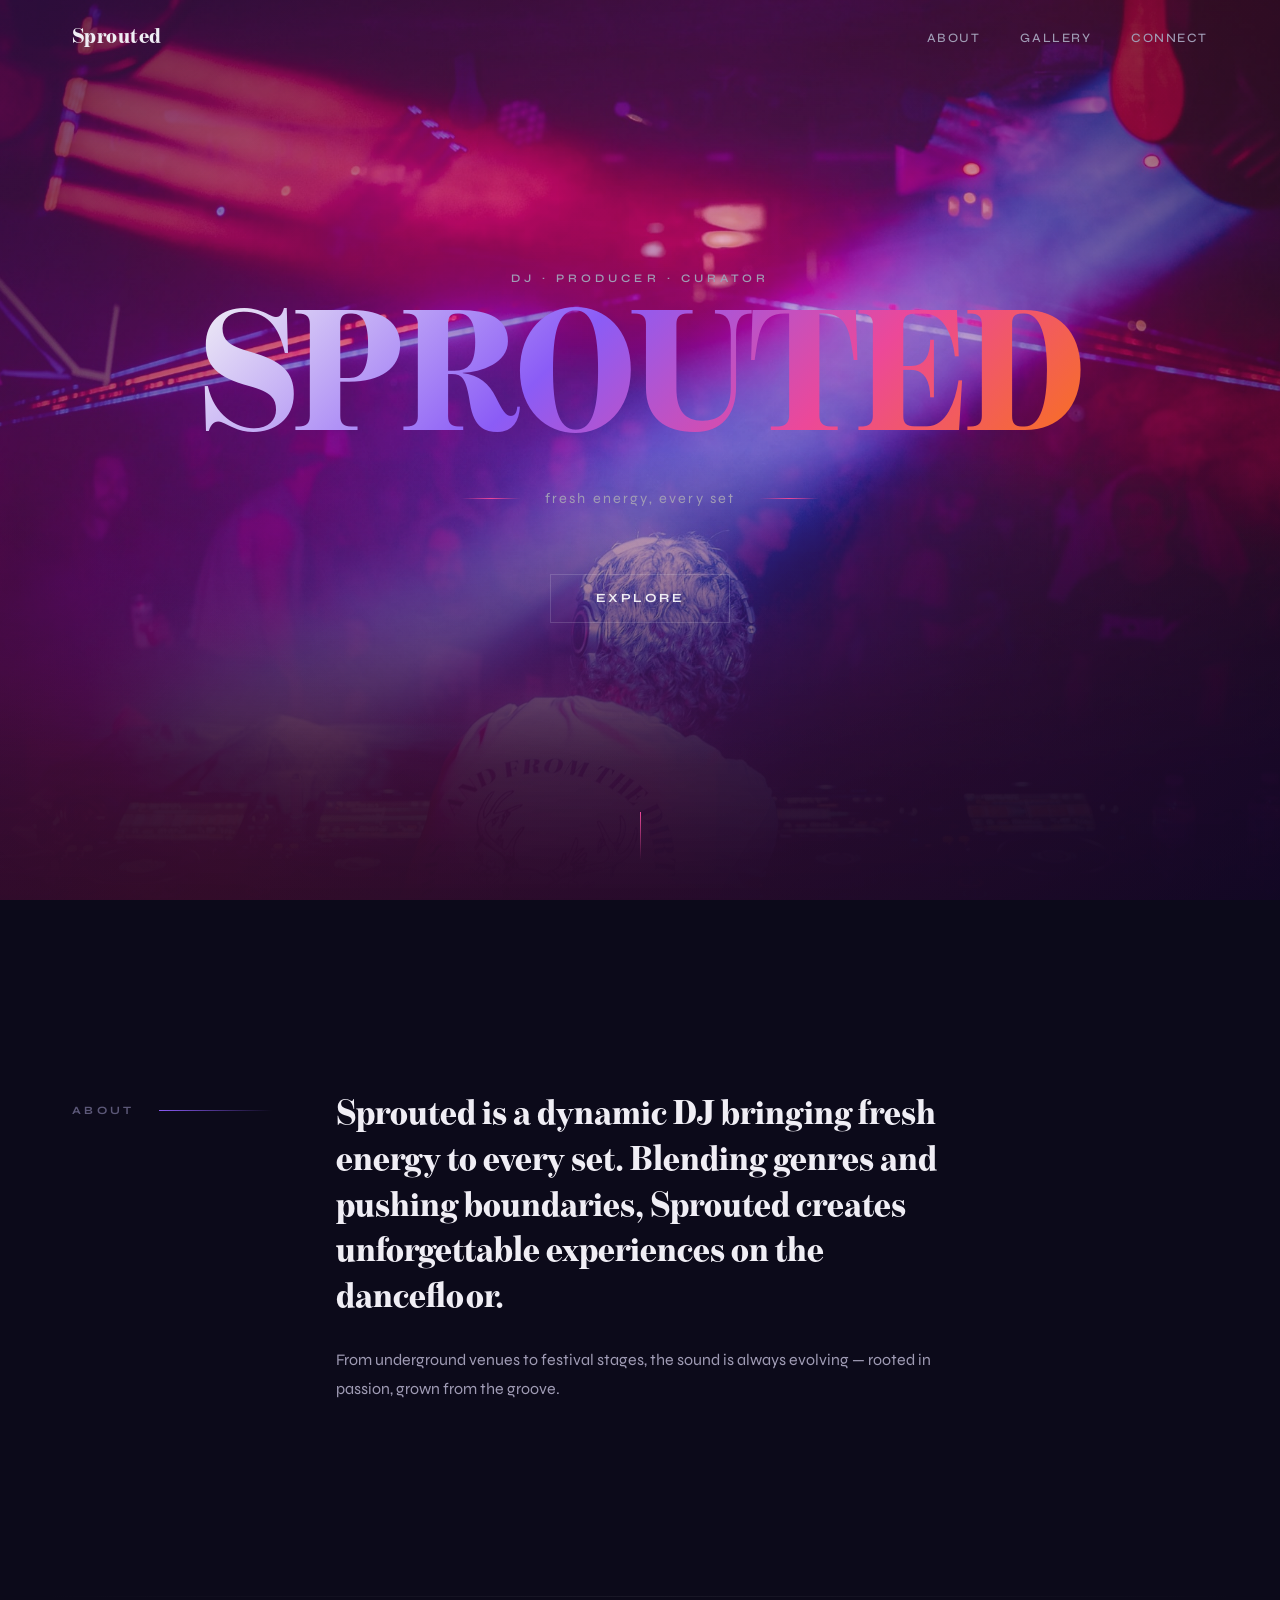
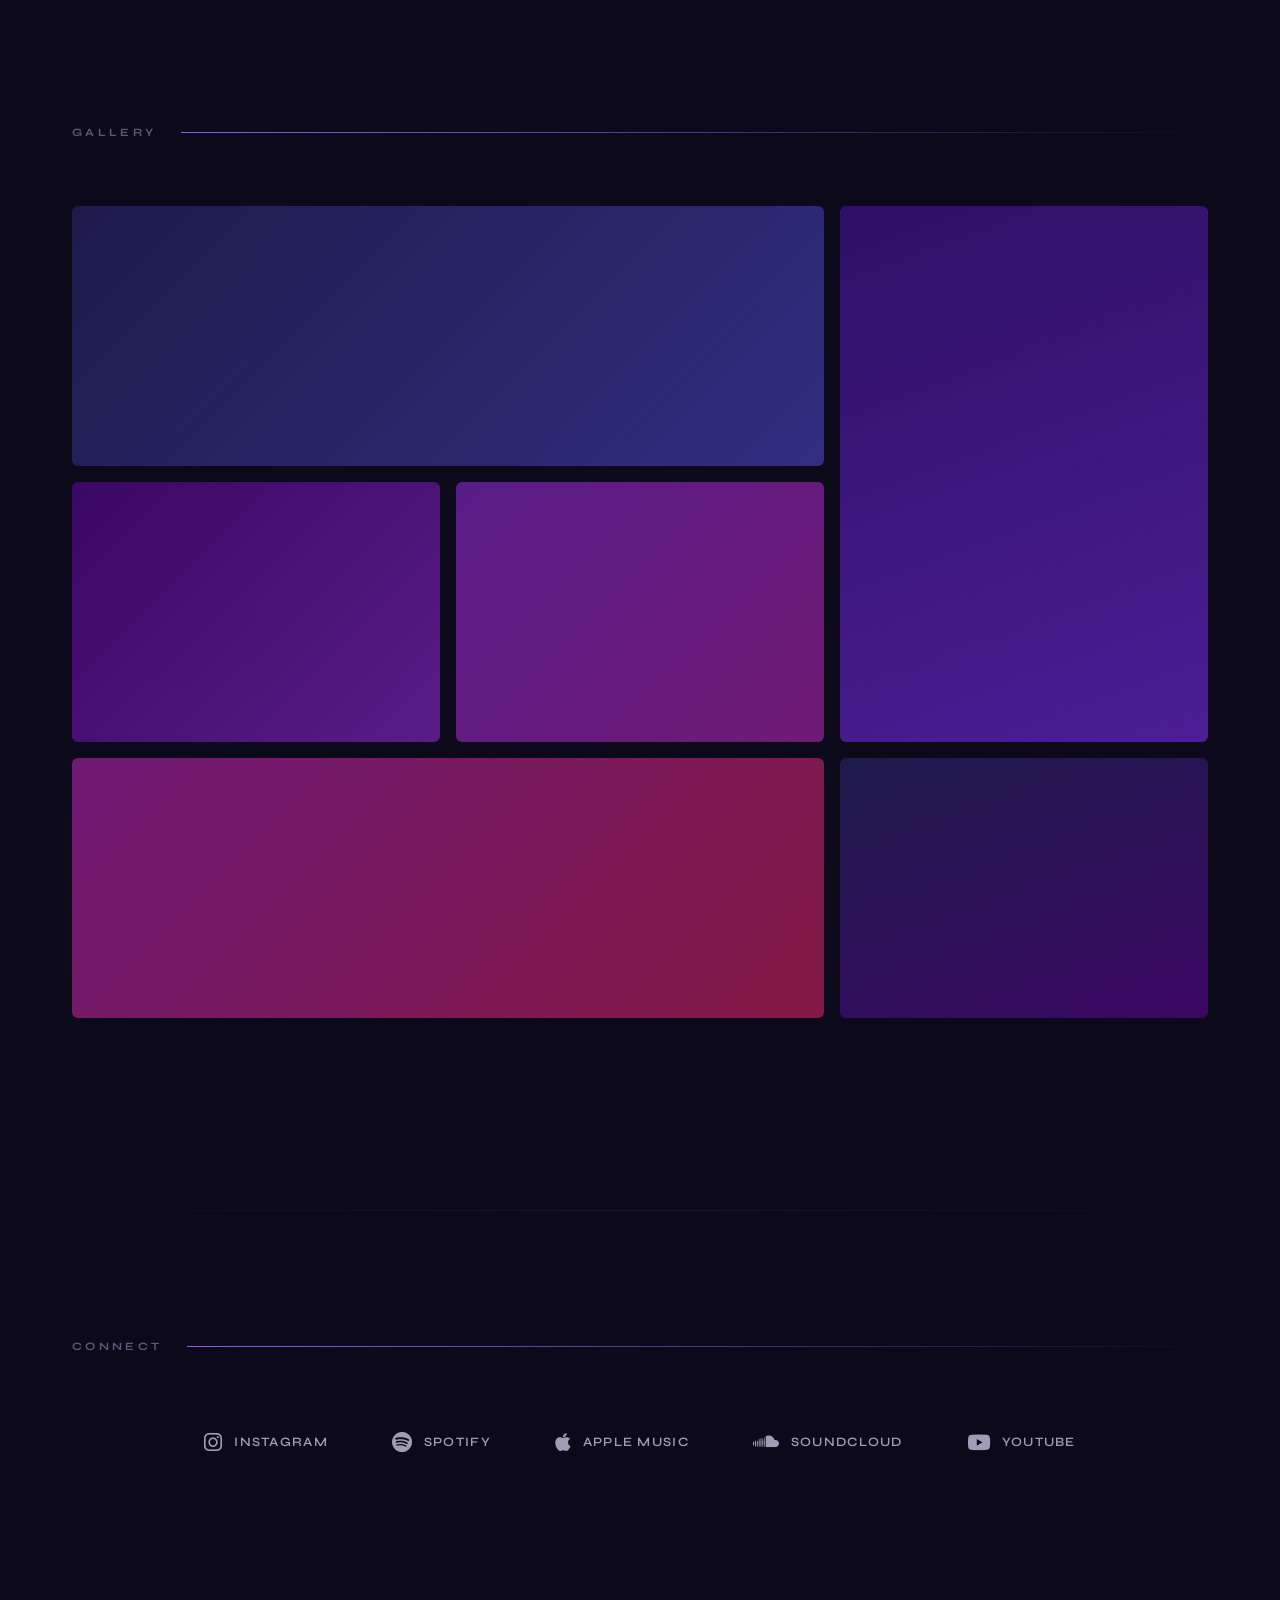
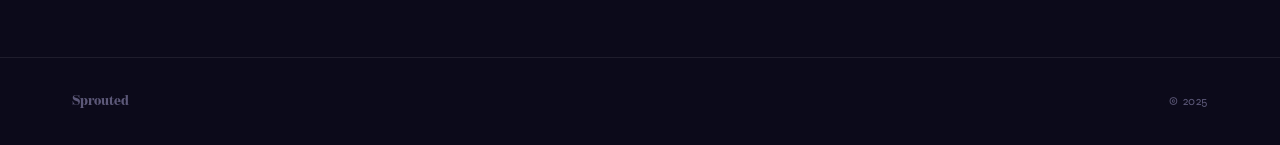
<file: option-3/index.html>
<!DOCTYPE html>
<html lang="en">
<head>
  <meta charset="UTF-8">
  <meta name="viewport" content="width=device-width, initial-scale=1.0">

  <!-- ============================================
       SEO & Social Sharing Meta Tags
       UPDATE: Replace with real content/images
       ============================================ -->
  <title>Sprouted - DJ Portfolio</title>
  <meta name="description" content="Sprouted - Dynamic DJ bringing fresh energy to every set. Blending genres and pushing boundaries.">
  <meta property="og:title" content="Sprouted - DJ Portfolio">
  <meta property="og:description" content="Dynamic DJ bringing fresh energy to every set.">
  <meta property="og:type" content="website">
  <meta property="og:image" content="images/placeholder-hero.jpg">

  <!-- ============================================
       Google Fonts - Syne (body/nav) 
       A distinctive contemporary grotesque with character
       ============================================ -->
  <link rel="preconnect" href="https://fonts.googleapis.com">
  <link rel="preconnect" href="https://fonts.gstatic.com" crossorigin>
  <link href="https://fonts.googleapis.com/css2?family=Syne:wght@400;500;600;700;800&display=swap" rel="stylesheet">

  <!-- Font Awesome - Social media icons -->
  <link rel="stylesheet" href="https://cdnjs.cloudflare.com/ajax/libs/font-awesome/6.5.1/css/all.min.css">

  <!-- Main Stylesheet -->
  <link rel="stylesheet" href="css/style.css">
</head>
<body>

  <!-- ============================================
       NAVIGATION
       Minimal fixed nav — logo left, links right
       ============================================ -->
  <nav class="navbar" id="navbar">
    <div class="nav-container">
      <a href="#hero" class="nav-logo">Sprouted</a>

      <!-- Mobile hamburger button -->
      <button class="nav-toggle" id="nav-toggle" aria-label="Toggle navigation">
        <span class="hamburger"></span>
      </button>

      <ul class="nav-links" id="nav-links">
        <li><a href="#about">About</a></li>
        <li><a href="#gallery">Gallery</a></li>
        <li><a href="#connect">Connect</a></li>
      </ul>
    </div>
  </nav>

  <!-- ============================================
       HERO SECTION
       Full-viewport photo background with Ken Burns
       animation and layered gradient overlay
       ============================================ -->
  <section class="hero" id="hero">
    <!-- Background photo — Ken Burns slow zoom -->
    <div class="hero-photo" aria-hidden="true"></div>

    <!-- Layered overlay: color tint + bottom fade for text legibility -->
    <div class="hero-overlay" aria-hidden="true"></div>

    <div class="hero-content">
      <p class="hero-super">DJ &middot; Producer &middot; Curator</p>
      <h1 class="hero-title">SPROUTED</h1>
      <div class="hero-bottom">
        <span class="hero-line-accent" aria-hidden="true"></span>
        <p class="hero-tagline">Fresh energy, every set</p>
        <span class="hero-line-accent" aria-hidden="true"></span>
      </div>
      <a href="#connect" class="hero-cta">Explore</a>
    </div>

    <!-- Scroll indicator -->
    <div class="scroll-indicator" aria-hidden="true">
      <span></span>
    </div>
  </section>

  <!-- ============================================
       ABOUT SECTION
       Asymmetric layout — large pull-quote style
       UPDATE: Replace placeholder text with real bio
       ============================================ -->
  <section class="about" id="about">
    <div class="container">
      <div class="about-layout">
        <div class="about-label fade-in">
          <span class="label-text">About</span>
          <span class="label-line" aria-hidden="true"></span>
        </div>
        <div class="about-content fade-in">
          <blockquote class="about-quote">
            <!-- UPDATE: Replace this with the real bio -->
            Sprouted is a dynamic DJ bringing fresh energy to every set.
            Blending genres and pushing boundaries, Sprouted creates
            unforgettable experiences on the dancefloor.
          </blockquote>
          <p class="about-body">
            From underground venues to festival stages, the sound is always
            evolving &mdash; rooted in passion, grown from the groove.
          </p>
        </div>
      </div>
    </div>
  </section>

  <!-- ============================================
       GALLERY SECTION
       Asymmetric masonry-ish grid with mixed sizes
       UPDATE: Replace placeholder divs with real <img> tags
       Example: <img src="images/your-photo.jpg" alt="Sprouted performing" loading="lazy">
       ============================================ -->
  <section class="gallery" id="gallery">
    <div class="container">
      <div class="gallery-header fade-in">
        <span class="label-text">Gallery</span>
        <span class="label-line" aria-hidden="true"></span>
      </div>
      <div class="gallery-grid">
        <!-- Photo 1 — wide (spans 2 cols) UPDATE: Replace with real image -->
        <div class="gallery-item gallery-wide fade-in">
          <div class="placeholder-img placeholder-1" role="img" aria-label="Sprouted performing at a venue"></div>
          <div class="gallery-overlay"></div>
        </div>
        <!-- Photo 2 — tall UPDATE: Replace with real image -->
        <div class="gallery-item gallery-tall fade-in">
          <div class="placeholder-img placeholder-2" role="img" aria-label="Sprouted at the decks"></div>
          <div class="gallery-overlay"></div>
        </div>
        <!-- Photo 3 — standard UPDATE: Replace with real image -->
        <div class="gallery-item fade-in">
          <div class="placeholder-img placeholder-3" role="img" aria-label="Sprouted on stage"></div>
          <div class="gallery-overlay"></div>
        </div>
        <!-- Photo 4 — standard UPDATE: Replace with real image -->
        <div class="gallery-item fade-in">
          <div class="placeholder-img placeholder-4" role="img" aria-label="Sprouted with crowd"></div>
          <div class="gallery-overlay"></div>
        </div>
        <!-- Photo 5 — wide (spans 2 cols) UPDATE: Replace with real image -->
        <div class="gallery-item gallery-wide fade-in">
          <div class="placeholder-img placeholder-5" role="img" aria-label="Sprouted studio session"></div>
          <div class="gallery-overlay"></div>
        </div>
        <!-- Photo 6 — standard UPDATE: Replace with real image -->
        <div class="gallery-item fade-in">
          <div class="placeholder-img placeholder-6" role="img" aria-label="Sprouted promo shot"></div>
          <div class="gallery-overlay"></div>
        </div>
      </div>
    </div>
  </section>

  <!-- ============================================
       CONNECT SECTION
       Horizontal social strip with gradient line
       UPDATE: Replace # with real social media URLs
       ============================================ -->
  <section class="connect" id="connect">
    <div class="container">
      <div class="connect-header fade-in">
        <span class="label-text">Connect</span>
        <span class="label-line" aria-hidden="true"></span>
      </div>
      <div class="social-links fade-in">
        <!-- UPDATE: Replace # with real Instagram URL -->
        <a href="#" class="social-link" target="_blank" rel="noopener noreferrer" aria-label="Instagram">
          <i class="fab fa-instagram"></i>
          <span class="social-name">Instagram</span>
        </a>
        <!-- UPDATE: Replace # with real Spotify URL -->
        <a href="#" class="social-link" target="_blank" rel="noopener noreferrer" aria-label="Spotify">
          <i class="fab fa-spotify"></i>
          <span class="social-name">Spotify</span>
        </a>
        <!-- UPDATE: Replace # with real Apple Music URL -->
        <a href="#" class="social-link" target="_blank" rel="noopener noreferrer" aria-label="Apple Music">
          <i class="fab fa-apple"></i>
          <span class="social-name">Apple Music</span>
        </a>
        <!-- UPDATE: Replace # with real SoundCloud URL -->
        <a href="#" class="social-link" target="_blank" rel="noopener noreferrer" aria-label="SoundCloud">
          <i class="fab fa-soundcloud"></i>
          <span class="social-name">SoundCloud</span>
        </a>
        <!-- UPDATE: Replace # with real YouTube URL -->
        <a href="#" class="social-link" target="_blank" rel="noopener noreferrer" aria-label="YouTube">
          <i class="fab fa-youtube"></i>
          <span class="social-name">YouTube</span>
        </a>
      </div>
    </div>
  </section>

  <!-- ============================================
       FOOTER
       ============================================ -->
  <footer class="footer">
    <div class="container">
      <div class="footer-inner">
        <p class="footer-name">Sprouted</p>
        <!-- UPDATE: Change year as needed -->
        <p class="footer-copy">&copy; 2025</p>
      </div>
    </div>
  </footer>

  <!-- Main JavaScript -->
  <script src="js/main.js"></script>
</body>
</html>
</file>
<file: css/style.css>
/* ============================================
   OPTION 3: BOLD/COLORFUL — "ELECTRIC ENERGY"
   Redesigned with intentional typographic hierarchy
   and refined atmospheric effects.

   Fonts:
   - Artist Name: 'Benton Mod Display' (self-hosted, Black weight)
   - Body/Nav:    'Syne' (Google Fonts — contemporary grotesque)

   Color Palette:
   - Deep base:   #0c0a1a (near-black violet)
   - Gradient:    #8B5CF6 (purple) → #EC4899 (pink) → #F97316 (orange)
   - Surface:     rgba(255,255,255,0.04)–0.08 (glass tints)
   - Text:        #f0eef5 (warm white), #a09cb5 (muted lavender)

   CUSTOMIZE: Search for "CUSTOMIZE:" to find all tunable values
   ============================================ */

/* ---- Self-hosted Benton Mod Display Black ----
   The .woff2 file lives in ../fonts/
   UPDATE: If you add more weights, add more @font-face blocks */
@font-face {
  font-family: "Benton Mod Display";
  src: url("../fonts/BentonModDisp-Black.woff2") format("woff2");
  font-weight: 900;
  font-style: normal;
  font-display: swap;
}

/* ---- CSS Custom Properties ----
   CUSTOMIZE: Change these to re-skin the entire site */
:root {
  /* Background tones */
  --bg-deep: #0c0a1a;
  --bg-surface: #100e22;
  --bg-elevated: rgba(255, 255, 255, 0.04);

  /* Gradient palette — the purple→pink→orange you liked */
  --gradient-start: #8b5cf6;
  --gradient-mid: #ec4899;
  --gradient-end: #f97316;

  /* Glass / borders */
  --glass-bg: rgba(255, 255, 255, 0.05);
  --glass-border: rgba(255, 255, 255, 0.08);
  --line-subtle: rgba(255, 255, 255, 0.06);

  /* Text */
  --text-primary: #f0eef5;
  --text-secondary: #a09cb5;
  --text-muted: #5c5878;

  /* Fonts */
  --font-display: "Benton Mod Display", "Georgia", serif;
  --font-body: "Syne", sans-serif;

  /* Spacing scale */
  --space-xs: 0.5rem;
  --space-sm: 1rem;
  --space-md: 2rem;
  --space-lg: 4rem;
  --space-xl: 5rem;
  --space-2xl: 7.5rem;
}

/* ---- Reset ---- */
*,
*::before,
*::after {
  margin: 0;
  padding: 0;
  box-sizing: border-box;
}

html {
  scroll-behavior: smooth;
  font-size: 16px;
}

body {
  font-family: var(--font-body);
  background-color: var(--bg-deep);
  color: var(--text-primary);
  line-height: 1.6;
  overflow-x: hidden;
  -webkit-font-smoothing: antialiased;
  -moz-osx-font-smoothing: grayscale;
}

a {
  text-decoration: none;
  color: inherit;
}

img {
  max-width: 100%;
  display: block;
}

.container {
  max-width: 1400px;
  margin: 0 auto;
  padding: 0 var(--space-md);
}

/* ============================================
   SHARED LABEL COMPONENT
   The "About" / "Gallery" / "Connect" section labels
   — uppercase monospace-esque with a gradient line
   ============================================ */
.label-text {
  font-family: var(--font-body);
  font-size: 0.7rem;
  font-weight: 700;
  text-transform: uppercase;
  letter-spacing: 0.3em;
  color: var(--text-muted);
}

.label-line {
  display: block;
  height: 1px;
  flex: 1;
  background: linear-gradient(90deg, var(--gradient-start), transparent);
  margin-left: 1.5rem;
}

/* ============================================
   NAVIGATION
   ============================================ */
.navbar {
  position: fixed;
  top: 0;
  left: 0;
  width: 100%;
  z-index: 1000;
  padding: 1.25rem 0;
  transition:
    background-color 0.4s ease,
    padding 0.4s ease,
    backdrop-filter 0.4s ease;
}

.navbar.scrolled {
  background: rgba(12, 10, 26, 0.88);
  backdrop-filter: blur(24px);
  -webkit-backdrop-filter: blur(24px);
  padding: 0.7rem 0;
  border-bottom: 1px solid var(--glass-border);
}

.nav-container {
  max-width: 1400px;
  margin: 0 auto;
  padding: 0 var(--space-md);
  display: flex;
  justify-content: space-between;
  align-items: center;
}

.nav-logo {
  font-family: var(--font-display);
  font-size: 1.35rem;
  font-weight: 900;
  color: var(--text-primary);
  letter-spacing: 0.02em;
}

.nav-links {
  display: flex;
  list-style: none;
  gap: 2.5rem;
}

.nav-links a {
  font-family: var(--font-body);
  font-size: 0.8rem;
  font-weight: 500;
  text-transform: uppercase;
  letter-spacing: 0.12em;
  color: var(--text-secondary);
  transition: color 0.3s ease;
  position: relative;
}

.nav-links a::after {
  content: "";
  position: absolute;
  bottom: -6px;
  left: 0;
  width: 0;
  height: 1px;
  background: linear-gradient(
    90deg,
    var(--gradient-start),
    var(--gradient-mid)
  );
  transition: width 0.35s cubic-bezier(0.25, 0.46, 0.45, 0.94);
}

.nav-links a:hover {
  color: var(--text-primary);
}

.nav-links a:hover::after {
  width: 100%;
}

/* ---- Mobile Hamburger ---- */
.nav-toggle {
  display: none;
  background: none;
  border: none;
  cursor: pointer;
  padding: 0.5rem;
}

.hamburger {
  display: block;
  width: 24px;
  height: 1.5px;
  background-color: var(--text-primary);
  position: relative;
  transition: background-color 0.3s ease;
}

.hamburger::before,
.hamburger::after {
  content: "";
  position: absolute;
  width: 24px;
  height: 1.5px;
  background-color: var(--text-primary);
  transition: transform 0.3s ease;
}

.hamburger::before {
  top: -7px;
}
.hamburger::after {
  top: 7px;
}

.nav-toggle.active .hamburger {
  background-color: transparent;
}
.nav-toggle.active .hamburger::before {
  transform: rotate(45deg) translate(5px, 5px);
}
.nav-toggle.active .hamburger::after {
  transform: rotate(-45deg) translate(5px, -5px);
}

/* ============================================
   HERO SECTION
   ============================================ */
.hero {
  position: relative;
  min-height: 100vh;
  display: flex;
  align-items: center;
  justify-content: center;
  overflow: hidden;
}

/* ---- Background photo with Ken Burns slow zoom ----
   UPDATE: Change the image path if you rename the file.
   CUSTOMIZE: Adjust animation-duration (30s) for faster/slower zoom.
   Longer = more subtle. Shorter = more noticeable. */
.hero-photo {
  position: absolute;
  inset: -8%; /* slightly oversized so the zoom never reveals edges */
  background-image: url("../images/larimer-lounge-april-2026-landing.jpg");
  background-size: cover;
  background-position: center 30%; /* keeps Sprouted in frame */
  animation: ken-burns 30s ease-in-out infinite alternate;
  will-change: transform;
}

/* Smooth, continuous zoom — no start/end jerk
   Alternate direction means it eases in and out naturally */
@keyframes ken-burns {
  from {
    transform: scale(1);
  }
  to {
    transform: scale(1.08);
  }
}

/* ---- Layered overlay ----
   Three layers working together:
   1. Colour tint — deepens the existing magentas/purples in the photo
   2. Vignette — darkens edges so text pops at all viewport sizes
   3. Bottom gradient — hard fade to page background colour for smooth section transition */
.hero-overlay {
  position: absolute;
  inset: 0;
  z-index: 1;
  background:
    /* 1. Colour tint — amplifies the photo's own palette */
    linear-gradient(
      135deg,
      rgba(80, 20, 120, 0.45) 0%,
      rgba(180, 30, 120, 0.25) 50%,
      rgba(30, 10, 60, 0.5) 100%
    ),
    /* 2. Radial vignette — pulls focus to centre */
      radial-gradient(
        ellipse at center,
        transparent 40%,
        rgba(0, 0, 0, 0.55) 100%
      ),
    /* 3. Bottom fade — smooth transition into the page background */
      linear-gradient(
        to bottom,
        transparent 50%,
        rgba(12, 10, 26, 0.85) 85%,
        var(--bg-deep) 100%
      );
}

/* ---- Hero Content ---- */
.hero-content {
  position: relative;
  z-index: 3;
  text-align: center;
  padding: var(--space-md);
}

.hero-super {
  font-family: var(--font-body);
  font-size: 0.72rem;
  font-weight: 600;
  text-transform: uppercase;
  letter-spacing: 0.35em;
  color: var(--text-secondary);
  margin-bottom: var(--space-sm);
  opacity: 0;
  animation: fade-down 0.8s 0.3s cubic-bezier(0.16, 1, 0.3, 1) forwards;
}

.hero-title {
  font-family: var(--font-display);
  /* CUSTOMIZE: Adjust clamp values for different sizes */
  font-size: clamp(4rem, 14vw, 11rem);
  font-weight: 900;
  line-height: 0.88;
  letter-spacing: -0.02em;
  /* Gradient text */
  background: linear-gradient(
    135deg,
    var(--text-primary) 0%,
    var(--gradient-start) 40%,
    var(--gradient-mid) 70%,
    var(--gradient-end) 100%
  );
  -webkit-background-clip: text;
  -webkit-text-fill-color: transparent;
  background-clip: text;
  /* Entrance animation */
  opacity: 0;
  animation: title-reveal 1s 0.1s cubic-bezier(0.16, 1, 0.3, 1) forwards;
}

.hero-bottom {
  display: flex;
  align-items: center;
  justify-content: center;
  gap: 1.5rem;
  margin-top: 1.75rem;
  opacity: 0;
  animation: fade-up 0.8s 0.5s cubic-bezier(0.16, 1, 0.3, 1) forwards;
}

.hero-line-accent {
  display: block;
  width: 60px;
  height: 1px;
  background: linear-gradient(
    90deg,
    transparent,
    var(--gradient-mid),
    transparent
  );
}

.hero-tagline {
  font-family: var(--font-body);
  font-size: 0.9rem;
  font-weight: 400;
  color: var(--text-secondary);
  letter-spacing: 0.15em;
  text-transform: lowercase;
}

.hero-cta {
  display: inline-block;
  margin-top: var(--space-lg);
  padding: 0.85rem 2.8rem;
  font-family: var(--font-body);
  font-size: 0.78rem;
  font-weight: 700;
  text-transform: uppercase;
  letter-spacing: 0.2em;
  color: var(--text-primary);
  border: 1px solid rgba(255, 255, 255, 0.15);
  border-radius: 0;
  background: transparent;
  position: relative;
  overflow: hidden;
  transition:
    border-color 0.4s ease,
    color 0.4s ease;
  opacity: 0;
  animation: fade-up 0.8s 0.7s cubic-bezier(0.16, 1, 0.3, 1) forwards;
}

.hero-cta::before {
  content: "";
  position: absolute;
  inset: 0;
  background: linear-gradient(
    135deg,
    var(--gradient-start),
    var(--gradient-mid)
  );
  opacity: 0;
  transition: opacity 0.4s ease;
  z-index: -1;
}

.hero-cta:hover {
  border-color: transparent;
}

.hero-cta:hover::before {
  opacity: 1;
}

/* ---- Scroll indicator ---- */
.scroll-indicator {
  position: absolute;
  bottom: 2.5rem;
  left: 50%;
  transform: translateX(-50%);
  z-index: 3;
  opacity: 0;
  animation: fade-up 0.8s 1.2s cubic-bezier(0.16, 1, 0.3, 1) forwards;
}

.scroll-indicator span {
  display: block;
  width: 1px;
  height: 48px;
  background: linear-gradient(to bottom, var(--gradient-mid), transparent);
  animation: scroll-pulse 2s ease-in-out infinite;
}

@keyframes scroll-pulse {
  0%,
  100% {
    opacity: 0.3;
    transform: scaleY(0.6);
    transform-origin: top;
  }
  50% {
    opacity: 1;
    transform: scaleY(1);
    transform-origin: top;
  }
}

/* ---- Hero entrance animations ---- */
@keyframes title-reveal {
  from {
    opacity: 0;
    transform: translateY(30px) scale(0.97);
  }
  to {
    opacity: 1;
    transform: translateY(0) scale(1);
  }
}

@keyframes fade-up {
  from {
    opacity: 0;
    transform: translateY(20px);
  }
  to {
    opacity: 1;
    transform: translateY(0);
  }
}

@keyframes fade-down {
  from {
    opacity: 0;
    transform: translateY(-15px);
  }
  to {
    opacity: 1;
    transform: translateY(0);
  }
}

/* ============================================
   ABOUT SECTION
   ============================================ */
.about {
  padding: var(--space-2xl) 0;
  background-color: var(--bg-deep);
  position: relative;
}

.about-layout {
  display: grid;
  grid-template-columns: 200px 1fr;
  gap: var(--space-lg);
  align-items: start;
}

.about-label {
  display: flex;
  align-items: center;
  padding-top: 0.6rem;
}

.about-content {
  max-width: 640px;
}

.about-quote {
  font-family: var(--font-display);
  font-size: clamp(1.6rem, 3vw, 2.2rem);
  font-weight: 900;
  line-height: 1.3;
  color: var(--text-primary);
  border: none;
  padding: 0;
  margin: 0;
}

.about-body {
  margin-top: 1.5rem;
  font-size: 1rem;
  line-height: 1.85;
  color: var(--text-secondary);
  font-weight: 400;
}

/* ============================================
   SHOWS TIMELINE
   ============================================ */
.shows {
  padding: var(--space-xl) 0 var(--space-2xl);
  background-color: var(--bg-deep);
  position: relative;
}

.shows::before {
  content: "";
  position: absolute;
  top: 0;
  left: var(--space-md);
  right: var(--space-md);
  height: 1px;
  background: linear-gradient(
    90deg,
    transparent,
    var(--line-subtle),
    transparent
  );
}

.shows-header {
  display: flex;
  align-items: center;
  margin-bottom: var(--space-lg);
}

/* Timeline container — vertical line on the left */
.timeline {
  position: relative;
  padding-left: 2.5rem;
}

/* The continuous vertical line */
.timeline::before {
  content: "";
  position: absolute;
  top: 0;
  bottom: 0;
  left: 6px;
  width: 1px;
  background: linear-gradient(
    to bottom,
    var(--gradient-start),
    var(--gradient-mid) 50%,
    transparent 100%
  );
}

/* Each show entry */
.timeline-item {
  position: relative;
  display: flex;
  align-items: flex-start;
  gap: 1.5rem;
  padding-bottom: 2.5rem;
}

.timeline-item:last-child {
  padding-bottom: 0;
}

/* Dot on the line */
.timeline-dot {
  position: absolute;
  left: -2.5rem;
  top: 0.35rem;
  width: 13px;
  height: 13px;
  border-radius: 50%;
  background: var(--bg-deep);
  border: 2px solid var(--gradient-mid);
  flex-shrink: 0;
  z-index: 1;
}

/* Text block */
.timeline-content {
  display: flex;
  flex-direction: column;
  gap: 0.2rem;
}

.timeline-date {
  font-family: var(--font-body);
  font-size: 0.72rem;
  font-weight: 600;
  text-transform: uppercase;
  letter-spacing: 0.15em;
  color: var(--text-muted);
}

.timeline-venue {
  font-family: var(--font-body);
  font-size: 1.1rem;
  font-weight: 700;
  color: var(--text-primary);
}

.timeline-city {
  font-family: var(--font-body);
  font-size: 0.85rem;
  font-weight: 400;
  color: var(--text-secondary);
}

/* ============================================
   GALLERY SECTION
   ============================================ */
.gallery {
  padding: var(--space-xl) 0 var(--space-2xl);
  background-color: var(--bg-deep);
  position: relative;
}

/* Subtle top border gradient */
.gallery::before {
  content: "";
  position: absolute;
  top: 0;
  left: var(--space-md);
  right: var(--space-md);
  height: 1px;
  background: linear-gradient(
    90deg,
    transparent,
    var(--line-subtle),
    transparent
  );
}

.gallery-header {
  display: flex;
  align-items: center;
  margin-bottom: var(--space-lg);
}

/* Gallery group titles */
.gallery-group-title {
  font-family: var(--font-body);
  font-size: 0.85rem;
  font-weight: 600;
  text-transform: uppercase;
  letter-spacing: 0.15em;
  color: var(--text-secondary);
  margin-bottom: var(--space-md);
  margin-top: var(--space-lg);
}

.gallery-group-title.first {
  margin-top: 0;
}

.gallery-grid {
  display: grid;
  grid-template-columns: repeat(auto-fill, minmax(340px, 1fr));
  gap: var(--space-sm);
}

.gallery-item {
  position: relative;
  overflow: hidden;
  border-radius: 6px;
}

/* 4:3 aspect ratios — horizontal and vertical */
.gallery-horizontal {
  aspect-ratio: 4 / 3;
}

.gallery-vertical {
  aspect-ratio: 3 / 4;
}

.gallery-item img {
  width: 100%;
  height: 100%;
  object-fit: cover;
  transition: transform 0.6s cubic-bezier(0.16, 1, 0.3, 1);
}

.gallery-item:hover img {
  transform: scale(1.04);
}

/* Gradient overlay — visible on hover */
.gallery-overlay {
  position: absolute;
  inset: 0;
  background: linear-gradient(
    135deg,
    rgba(139, 92, 246, 0.35),
    rgba(236, 72, 153, 0.25),
    rgba(249, 115, 22, 0.15)
  );
  opacity: 0;
  transition: opacity 0.5s ease;
  pointer-events: none;
}

.gallery-item:hover .gallery-overlay {
  opacity: 1;
}

/* ============================================
   CONNECT / SOCIAL LINKS SECTION
   ============================================ */
.connect {
  padding: var(--space-xl) 0 var(--space-2xl);
  background-color: var(--bg-deep);
  position: relative;
}

.connect::before {
  content: "";
  position: absolute;
  top: 0;
  left: var(--space-md);
  right: var(--space-md);
  height: 1px;
  background: linear-gradient(
    90deg,
    transparent,
    var(--line-subtle),
    transparent
  );
}

.connect-header {
  display: flex;
  align-items: center;
  margin-bottom: var(--space-lg);
}

.social-links {
  display: flex;
  justify-content: center;
  flex-wrap: wrap;
  gap: var(--space-lg);
}

.social-link {
  display: flex;
  align-items: center;
  gap: 0.75rem;
  color: var(--text-secondary);
  padding: 0.75rem 0;
  position: relative;
  transition: color 0.35s ease;
}

.social-link i {
  font-size: 1.3rem;
  transition: color 0.35s ease;
}

.social-name {
  font-family: var(--font-body);
  font-size: 0.8rem;
  font-weight: 600;
  text-transform: uppercase;
  letter-spacing: 0.1em;
}

.social-link::after {
  content: "";
  position: absolute;
  bottom: 0;
  left: 0;
  width: 0;
  height: 1px;
  background: linear-gradient(
    90deg,
    var(--gradient-start),
    var(--gradient-mid)
  );
  transition: width 0.4s cubic-bezier(0.25, 0.46, 0.45, 0.94);
}

.social-link:hover {
  color: var(--text-primary);
}

.social-link:hover i {
  color: var(--gradient-mid);
}

.social-link:hover::after {
  width: 100%;
}

/* ============================================
   FOOTER
   ============================================ */
.footer {
  padding: var(--space-md) 0;
  background-color: var(--bg-deep);
  border-top: 1px solid var(--glass-border);
}

.footer-inner {
  display: flex;
  justify-content: space-between;
  align-items: center;
}

.footer-name {
  font-family: var(--font-display);
  font-weight: 900;
  font-size: 0.9rem;
  color: var(--text-muted);
}

.footer-copy {
  font-size: 0.75rem;
  color: var(--text-muted);
  letter-spacing: 0.05em;
}

/* ============================================
   SCROLL ANIMATIONS
   ============================================ */
.fade-in {
  opacity: 0;
  transform: translateY(24px);
  transition:
    opacity 0.8s cubic-bezier(0.16, 1, 0.3, 1),
    transform 0.8s cubic-bezier(0.16, 1, 0.3, 1);
}

.fade-in.visible {
  opacity: 1;
  transform: translateY(0);
}

/* Stagger gallery items */
.gallery-item.fade-in:nth-child(1) {
  transition-delay: 0s;
}
.gallery-item.fade-in:nth-child(2) {
  transition-delay: 0.08s;
}
.gallery-item.fade-in:nth-child(3) {
  transition-delay: 0.16s;
}
.gallery-item.fade-in:nth-child(4) {
  transition-delay: 0.24s;
}
.gallery-item.fade-in:nth-child(5) {
  transition-delay: 0.32s;
}
.gallery-item.fade-in:nth-child(6) {
  transition-delay: 0.4s;
}

/* ============================================
   RESPONSIVE DESIGN
   ============================================ */

/* Tablet */
@media (max-width: 768px) {
  :root {
    --space-xl: 3.5rem;
    --space-2xl: 5rem;
  }

  .nav-toggle {
    display: block;
  }

  .nav-links {
    position: fixed;
    top: 0;
    right: -100%;
    width: 65%;
    height: 100vh;
    flex-direction: column;
    justify-content: center;
    align-items: center;
    gap: 2.5rem;
    background: rgba(12, 10, 26, 0.97);
    backdrop-filter: blur(24px);
    -webkit-backdrop-filter: blur(24px);
    transition: right 0.35s cubic-bezier(0.25, 0.46, 0.45, 0.94);
    border-left: 1px solid var(--glass-border);
  }

  .nav-links.active {
    right: 0;
  }

  .nav-links a {
    font-size: 1rem;
  }

  /* Stack about layout */
  .about-layout {
    grid-template-columns: 1fr;
    gap: var(--space-md);
  }

  .gallery-grid {
    grid-template-columns: repeat(2, 1fr);
  }

  .social-links {
    gap: var(--space-md);
  }
}

/* Mobile */
@media (max-width: 480px) {
  .gallery-grid {
    grid-template-columns: 1fr;
  }

  .social-links {
    flex-direction: column;
    align-items: flex-start;
    gap: 0;
  }

  .social-link {
    width: 100%;
    padding: 1rem 0;
    border-bottom: 1px solid var(--glass-border);
  }

  .social-link::after {
    display: none;
  }

  .hero-line-accent {
    width: 30px;
  }

  .hero-cta {
    margin-top: var(--space-md);
  }

  .footer-inner {
    flex-direction: column;
    gap: 0.5rem;
    text-align: center;
  }
}
</file>
<file: option-1/css/style.css>
/* ============================================
   OPTION 1: DARK/CLUB AESTHETIC - "NEON NIGHTS"
   
   Color Palette:
   - Background:  #0a0a0a (deep black), #1a0b2e (dark purple)
   - Accent 1:    #00fff5 (cyan/teal)
   - Accent 2:    #ff00ff (magenta)
   - Text:        #ffffff, #cccccc
   
   Fonts:
   - Headings:    'Orbitron' (futuristic)
   - Body:        'Roboto' (clean)
   
   To customize colors, search for "CUSTOMIZE:" comments below
   ============================================ */

/* ---- CSS Custom Properties (Variables) ----
   CUSTOMIZE: Change these values to update colors site-wide */
:root {
  --bg-primary: #0a0a0a;
  --bg-secondary: #1a0b2e;
  --bg-card: #111111;
  --accent-cyan: #00fff5;
  --accent-magenta: #ff00ff;
  --text-primary: #ffffff;
  --text-secondary: #cccccc;
  --text-muted: #888888;
  --font-heading: 'Orbitron', sans-serif;
  --font-body: 'Roboto', sans-serif;
}

/* ---- Reset & Base Styles ---- */
*,
*::before,
*::after {
  margin: 0;
  padding: 0;
  box-sizing: border-box;
}

html {
  scroll-behavior: smooth;
  font-size: 16px;
}

body {
  font-family: var(--font-body);
  background-color: var(--bg-primary);
  color: var(--text-primary);
  line-height: 1.6;
  overflow-x: hidden;
}

a {
  text-decoration: none;
  color: inherit;
}

img {
  max-width: 100%;
  display: block;
}

.container {
  max-width: 1200px;
  margin: 0 auto;
  padding: 0 2rem;
}

/* ---- Section Titles ----
   CUSTOMIZE: Adjust font-size to change heading sizes */
.section-title {
  font-family: var(--font-heading);
  font-size: 2.5rem;
  text-align: center;
  margin-bottom: 3rem;
  text-transform: uppercase;
  letter-spacing: 0.15em;
}

/* ---- Neon Text Glow Effect ----
   CUSTOMIZE: Change text-shadow colors to update the glow */
.neon-text {
  color: var(--accent-cyan);
  text-shadow:
    0 0 7px var(--accent-cyan),
    0 0 10px var(--accent-cyan),
    0 0 21px var(--accent-cyan),
    0 0 42px var(--accent-magenta),
    0 0 82px var(--accent-magenta);
}

/* ============================================
   NAVIGATION
   ============================================ */
.navbar {
  position: fixed;
  top: 0;
  left: 0;
  width: 100%;
  z-index: 1000;
  padding: 1rem 0;
  transition: background-color 0.3s ease, padding 0.3s ease;
}

/* Scrolled state - added via JS */
.navbar.scrolled {
  background-color: rgba(10, 10, 10, 0.95);
  backdrop-filter: blur(10px);
  padding: 0.5rem 0;
}

.nav-container {
  max-width: 1200px;
  margin: 0 auto;
  padding: 0 2rem;
  display: flex;
  justify-content: space-between;
  align-items: center;
}

.nav-logo {
  font-family: var(--font-heading);
  font-size: 1.5rem;
  font-weight: 900;
  color: var(--accent-cyan);
  text-shadow: 0 0 10px var(--accent-cyan);
  letter-spacing: 0.1em;
}

.nav-links {
  display: flex;
  list-style: none;
  gap: 2rem;
}

.nav-links a {
  font-family: var(--font-heading);
  font-size: 0.85rem;
  text-transform: uppercase;
  letter-spacing: 0.1em;
  color: var(--text-secondary);
  transition: color 0.3s ease, text-shadow 0.3s ease;
  position: relative;
}

.nav-links a::after {
  content: '';
  position: absolute;
  bottom: -4px;
  left: 0;
  width: 0;
  height: 2px;
  background: var(--accent-cyan);
  box-shadow: 0 0 8px var(--accent-cyan);
  transition: width 0.3s ease;
}

.nav-links a:hover {
  color: var(--accent-cyan);
  text-shadow: 0 0 8px var(--accent-cyan);
}

.nav-links a:hover::after {
  width: 100%;
}

/* ---- Mobile Hamburger ---- */
.nav-toggle {
  display: none;
  background: none;
  border: none;
  cursor: pointer;
  padding: 0.5rem;
}

.hamburger {
  display: block;
  width: 25px;
  height: 2px;
  background-color: var(--accent-cyan);
  position: relative;
  transition: background-color 0.3s ease;
  box-shadow: 0 0 8px var(--accent-cyan);
}

.hamburger::before,
.hamburger::after {
  content: '';
  position: absolute;
  width: 25px;
  height: 2px;
  background-color: var(--accent-cyan);
  transition: transform 0.3s ease;
  box-shadow: 0 0 8px var(--accent-cyan);
}

.hamburger::before { top: -8px; }
.hamburger::after  { top: 8px; }

/* Hamburger active (X) state */
.nav-toggle.active .hamburger {
  background-color: transparent;
  box-shadow: none;
}
.nav-toggle.active .hamburger::before {
  transform: rotate(45deg) translate(5px, 6px);
}
.nav-toggle.active .hamburger::after {
  transform: rotate(-45deg) translate(5px, -6px);
}

/* ============================================
   HERO SECTION
   ============================================ */
.hero {
  position: relative;
  min-height: 100vh;
  display: flex;
  align-items: center;
  justify-content: center;
  /* CUSTOMIZE: Change gradient colors for a different background */
  background: linear-gradient(135deg, var(--bg-primary) 0%, var(--bg-secondary) 50%, var(--bg-primary) 100%);
  overflow: hidden;
}

.hero-content {
  text-align: center;
  z-index: 2;
  padding: 2rem;
}

.hero-title {
  font-family: var(--font-heading);
  /* CUSTOMIZE: Adjust font-size for different hero text sizes */
  font-size: clamp(3rem, 10vw, 8rem);
  font-weight: 900;
  letter-spacing: 0.15em;
  animation: flicker 3s infinite alternate;
}

.hero-tagline {
  font-size: 1.25rem;
  color: var(--text-secondary);
  margin-top: 1rem;
  letter-spacing: 0.3em;
  text-transform: uppercase;
}

.hero-cta {
  display: inline-block;
  margin-top: 2.5rem;
  padding: 0.9rem 2.5rem;
  font-family: var(--font-heading);
  font-size: 0.9rem;
  text-transform: uppercase;
  letter-spacing: 0.15em;
  color: var(--accent-cyan);
  border: 2px solid var(--accent-cyan);
  border-radius: 0;
  transition: all 0.3s ease;
  box-shadow: 0 0 15px rgba(0, 255, 245, 0.3);
}

.hero-cta:hover {
  background-color: var(--accent-cyan);
  color: var(--bg-primary);
  box-shadow: 0 0 30px rgba(0, 255, 245, 0.6);
}

/* ---- Neon Flicker Animation ---- */
@keyframes flicker {
  0%, 19%, 21%, 23%, 25%, 54%, 56%, 100% {
    text-shadow:
      0 0 7px var(--accent-cyan),
      0 0 10px var(--accent-cyan),
      0 0 21px var(--accent-cyan),
      0 0 42px var(--accent-magenta),
      0 0 82px var(--accent-magenta);
  }
  20%, 24%, 55% {
    text-shadow: none;
  }
}

/* ---- Equalizer Bars (decorative) ---- */
.eq-bars {
  position: absolute;
  bottom: 0;
  left: 50%;
  transform: translateX(-50%);
  display: flex;
  gap: 6px;
  align-items: flex-end;
  height: 150px;
  z-index: 1;
  opacity: 0.3;
}

.eq-bars span {
  display: block;
  width: 8px;
  background: linear-gradient(to top, var(--accent-magenta), var(--accent-cyan));
  border-radius: 2px 2px 0 0;
  animation: eq-bounce 1.2s ease-in-out infinite;
}

/* Stagger the bar animations */
.eq-bars span:nth-child(1)  { animation-delay: 0.0s; height: 40px; }
.eq-bars span:nth-child(2)  { animation-delay: 0.1s; height: 70px; }
.eq-bars span:nth-child(3)  { animation-delay: 0.2s; height: 50px; }
.eq-bars span:nth-child(4)  { animation-delay: 0.3s; height: 90px; }
.eq-bars span:nth-child(5)  { animation-delay: 0.15s; height: 60px; }
.eq-bars span:nth-child(6)  { animation-delay: 0.25s; height: 80px; }
.eq-bars span:nth-child(7)  { animation-delay: 0.05s; height: 45px; }
.eq-bars span:nth-child(8)  { animation-delay: 0.35s; height: 100px; }
.eq-bars span:nth-child(9)  { animation-delay: 0.2s; height: 55px; }
.eq-bars span:nth-child(10) { animation-delay: 0.1s; height: 75px; }

@keyframes eq-bounce {
  0%, 100% { transform: scaleY(0.3); }
  50%      { transform: scaleY(1); }
}

/* ---- Grain/Noise Overlay ---- */
.grain-overlay {
  position: absolute;
  inset: 0;
  z-index: 1;
  opacity: 0.04;
  pointer-events: none;
  background-image: url("data:image/svg+xml,%3Csvg viewBox='0 0 256 256' xmlns='http://www.w3.org/2000/svg'%3E%3Cfilter id='noise'%3E%3CfeTurbulence type='fractalNoise' baseFrequency='0.9' numOctaves='4' stitchTiles='stitch'/%3E%3C/filter%3E%3Crect width='100%25' height='100%25' filter='url(%23noise)'/%3E%3C/svg%3E");
  background-repeat: repeat;
}

/* ============================================
   ABOUT SECTION
   ============================================ */
.about {
  padding: 8rem 0;
  background-color: var(--bg-primary);
}

.about-card {
  max-width: 700px;
  margin: 0 auto;
  padding: 2.5rem;
  background-color: var(--bg-card);
  /* CUSTOMIZE: Change border color for a different neon accent */
  border: 1px solid rgba(0, 255, 245, 0.2);
  border-radius: 4px;
  box-shadow: 0 0 20px rgba(0, 255, 245, 0.05);
  transition: border-color 0.3s ease, box-shadow 0.3s ease;
}

.about-card:hover {
  border-color: rgba(0, 255, 245, 0.5);
  box-shadow: 0 0 30px rgba(0, 255, 245, 0.1);
}

.about-card p {
  color: var(--text-secondary);
  font-size: 1.1rem;
  line-height: 1.8;
  text-align: center;
}

/* ============================================
   GALLERY SECTION
   ============================================ */
.gallery {
  padding: 8rem 0;
  background: linear-gradient(180deg, var(--bg-primary) 0%, var(--bg-secondary) 100%);
}

.gallery-grid {
  display: grid;
  /* CUSTOMIZE: Change grid columns for different layouts */
  grid-template-columns: repeat(3, 1fr);
  gap: 1.5rem;
}

.gallery-item {
  overflow: hidden;
  border-radius: 4px;
  border: 1px solid rgba(0, 255, 245, 0.1);
  transition: border-color 0.3s ease, box-shadow 0.3s ease, transform 0.3s ease;
}

.gallery-item:hover {
  border-color: var(--accent-cyan);
  box-shadow: 0 0 25px rgba(0, 255, 245, 0.3);
  transform: translateY(-4px);
}

/* ---- Placeholder Images ----
   CUSTOMIZE: Remove these and use real <img> tags instead
   Each placeholder has a different color to distinguish them */
.placeholder-img {
  width: 100%;
  aspect-ratio: 4 / 3;
  display: flex;
  align-items: center;
  justify-content: center;
}

.placeholder-1 { background-color: #1a1a2e; }
.placeholder-2 { background-color: #16213e; }
.placeholder-3 { background-color: #0f3460; }
.placeholder-4 { background-color: #1a0b2e; }
.placeholder-5 { background-color: #2d1b69; }
.placeholder-6 { background-color: #11001c; }

/* ============================================
   CONNECT / SOCIAL LINKS SECTION
   ============================================ */
.connect {
  padding: 8rem 0;
  background-color: var(--bg-primary);
}

.social-links {
  display: flex;
  justify-content: center;
  flex-wrap: wrap;
  gap: 2rem;
}

.social-link {
  display: flex;
  flex-direction: column;
  align-items: center;
  gap: 0.75rem;
  padding: 1.5rem 2rem;
  color: var(--text-secondary);
  transition: color 0.3s ease, transform 0.3s ease;
}

.social-link i {
  font-size: 2.5rem;
  transition: text-shadow 0.3s ease, color 0.3s ease;
}

.social-link span {
  font-family: var(--font-heading);
  font-size: 0.75rem;
  text-transform: uppercase;
  letter-spacing: 0.15em;
}

/* CUSTOMIZE: Change hover glow colors per platform */
.social-link:hover {
  color: var(--accent-cyan);
  transform: translateY(-4px);
}

.social-link:hover i {
  text-shadow: 0 0 20px var(--accent-cyan), 0 0 40px var(--accent-magenta);
}

/* ============================================
   FOOTER
   ============================================ */
.footer {
  padding: 2rem 0;
  text-align: center;
  background-color: var(--bg-primary);
  border-top: 1px solid rgba(0, 255, 245, 0.1);
}

.footer p {
  color: var(--text-muted);
  font-size: 0.85rem;
}

/* ============================================
   SCROLL ANIMATIONS
   Elements fade in and slide up when scrolling
   The .visible class is added via JavaScript
   ============================================ */
.about-card,
.gallery-item,
.social-link {
  opacity: 0;
  transform: translateY(30px);
  transition: opacity 0.6s ease, transform 0.6s ease, border-color 0.3s ease, box-shadow 0.3s ease;
}

.about-card.visible,
.gallery-item.visible,
.social-link.visible {
  opacity: 1;
  transform: translateY(0);
}

/* Stagger gallery items */
.gallery-item:nth-child(2) { transition-delay: 0.1s; }
.gallery-item:nth-child(3) { transition-delay: 0.2s; }
.gallery-item:nth-child(4) { transition-delay: 0.3s; }
.gallery-item:nth-child(5) { transition-delay: 0.4s; }
.gallery-item:nth-child(6) { transition-delay: 0.5s; }

/* Stagger social links */
.social-link:nth-child(2) { transition-delay: 0.1s; }
.social-link:nth-child(3) { transition-delay: 0.2s; }
.social-link:nth-child(4) { transition-delay: 0.3s; }
.social-link:nth-child(5) { transition-delay: 0.4s; }

/* ============================================
   RESPONSIVE DESIGN
   ============================================ */

/* Tablet */
@media (max-width: 768px) {
  .nav-toggle {
    display: block;
  }

  .nav-links {
    position: fixed;
    top: 0;
    right: -100%;
    width: 70%;
    height: 100vh;
    flex-direction: column;
    justify-content: center;
    align-items: center;
    background-color: rgba(10, 10, 10, 0.98);
    transition: right 0.3s ease;
  }

  .nav-links.active {
    right: 0;
  }

  .nav-links a {
    font-size: 1.1rem;
  }

  .gallery-grid {
    grid-template-columns: repeat(2, 1fr);
  }

  .section-title {
    font-size: 2rem;
  }

  .social-links {
    gap: 1rem;
  }

  .social-link {
    padding: 1rem 1.5rem;
  }
}

/* Mobile */
@media (max-width: 480px) {
  .gallery-grid {
    grid-template-columns: 1fr;
  }

  .hero-title {
    letter-spacing: 0.08em;
  }

  .hero-tagline {
    font-size: 1rem;
    letter-spacing: 0.15em;
  }

  .social-links {
    flex-direction: column;
    align-items: center;
  }
}
</file>
<file: option-2/css/style.css>
/* ============================================
   OPTION 2: CLEAN/MINIMAL - "PURE FOCUS"
   
   Color Palette:
   - Background:  #ffffff (white), #f8f8f8 (off-white)
   - Text:        #111111 (near-black), #333333 (charcoal)
   - Accent:      #000000 (black)
   - Borders:     #e0e0e0 (light gray)
   
   Fonts:
   - Headings:    'Montserrat' (modern, clean)
   - Body:        'Inter' (highly readable)
   
   To customize colors, search for "CUSTOMIZE:" comments below
   ============================================ */

/* ---- CSS Custom Properties (Variables) ----
   CUSTOMIZE: Change these values to update colors site-wide */
:root {
  --bg-primary: #ffffff;
  --bg-secondary: #f8f8f8;
  --bg-hero: #e8e8e8;
  --text-primary: #111111;
  --text-secondary: #333333;
  --text-muted: #999999;
  --border-color: #e0e0e0;
  --accent: #000000;
  --font-heading: 'Montserrat', sans-serif;
  --font-body: 'Inter', sans-serif;
}

/* ---- Reset & Base Styles ---- */
*,
*::before,
*::after {
  margin: 0;
  padding: 0;
  box-sizing: border-box;
}

html {
  scroll-behavior: smooth;
  font-size: 16px;
}

body {
  font-family: var(--font-body);
  background-color: var(--bg-primary);
  color: var(--text-primary);
  line-height: 1.7;
  overflow-x: hidden;
}

a {
  text-decoration: none;
  color: inherit;
}

img {
  max-width: 100%;
  display: block;
}

.container {
  max-width: 1100px;
  margin: 0 auto;
  padding: 0 2rem;
}

/* ---- Section Titles ----
   CUSTOMIZE: Adjust font-size and font-weight */
.section-title {
  font-family: var(--font-heading);
  font-size: 0.85rem;
  font-weight: 600;
  text-transform: uppercase;
  letter-spacing: 0.25em;
  text-align: center;
  margin-bottom: 3rem;
  color: var(--text-muted);
}

/* ============================================
   NAVIGATION
   ============================================ */
.navbar {
  position: fixed;
  top: 0;
  left: 0;
  width: 100%;
  z-index: 1000;
  padding: 1.5rem 0;
  background-color: rgba(255, 255, 255, 0.9);
  backdrop-filter: blur(20px);
  transition: padding 0.3s ease, box-shadow 0.3s ease;
}

/* Scrolled state */
.navbar.scrolled {
  padding: 0.75rem 0;
  box-shadow: 0 1px 0 var(--border-color);
}

.nav-container {
  max-width: 1100px;
  margin: 0 auto;
  padding: 0 2rem;
  display: flex;
  justify-content: space-between;
  align-items: center;
}

.nav-logo {
  font-family: var(--font-heading);
  font-size: 1.25rem;
  font-weight: 800;
  color: var(--text-primary);
  letter-spacing: 0.05em;
}

.nav-links {
  display: flex;
  list-style: none;
  gap: 2.5rem;
}

.nav-links a {
  font-family: var(--font-body);
  font-size: 0.85rem;
  font-weight: 400;
  color: var(--text-muted);
  transition: color 0.3s ease;
  position: relative;
}

.nav-links a::after {
  content: '';
  position: absolute;
  bottom: -4px;
  left: 0;
  width: 0;
  height: 1px;
  background: var(--text-primary);
  transition: width 0.3s ease;
}

.nav-links a:hover {
  color: var(--text-primary);
}

.nav-links a:hover::after {
  width: 100%;
}

/* ---- Mobile Hamburger ---- */
.nav-toggle {
  display: none;
  background: none;
  border: none;
  cursor: pointer;
  padding: 0.5rem;
}

.hamburger {
  display: block;
  width: 22px;
  height: 1.5px;
  background-color: var(--text-primary);
  position: relative;
  transition: background-color 0.3s ease;
}

.hamburger::before,
.hamburger::after {
  content: '';
  position: absolute;
  width: 22px;
  height: 1.5px;
  background-color: var(--text-primary);
  transition: transform 0.3s ease;
}

.hamburger::before { top: -7px; }
.hamburger::after  { top: 7px; }

.nav-toggle.active .hamburger {
  background-color: transparent;
}
.nav-toggle.active .hamburger::before {
  transform: rotate(45deg) translate(5px, 5px);
}
.nav-toggle.active .hamburger::after {
  transform: rotate(-45deg) translate(5px, -5px);
}

/* ============================================
   HERO SECTION
   ============================================ */
.hero {
  position: relative;
  min-height: 100vh;
  display: flex;
  align-items: center;
  justify-content: center;
  overflow: hidden;
}

/* CUSTOMIZE: Replace this with a real background image
   background-image: url('../images/your-hero.jpg');
   background-size: cover;
   background-position: center; */
.hero-bg {
  position: absolute;
  inset: 0;
  background-color: var(--bg-hero);
}

/* Subtle overlay to ensure text readability on photos */
.hero-overlay {
  position: absolute;
  inset: 0;
  background: rgba(255, 255, 255, 0.3);
}

.hero-content {
  position: relative;
  z-index: 2;
  text-align: center;
  padding: 2rem;
}

.hero-title {
  font-family: var(--font-heading);
  /* CUSTOMIZE: Adjust font-size for different hero text sizes */
  font-size: clamp(3rem, 9vw, 7rem);
  font-weight: 800;
  color: var(--text-primary);
  letter-spacing: -0.02em;
  line-height: 1;
}

.hero-divider {
  width: 60px;
  height: 1px;
  background-color: var(--text-primary);
  margin: 1.5rem auto;
}

.hero-tagline {
  font-size: 1rem;
  font-weight: 300;
  color: var(--text-secondary);
  letter-spacing: 0.2em;
  text-transform: uppercase;
}

/* ============================================
   ABOUT SECTION
   ============================================ */
.about {
  padding: 10rem 0;
  background-color: var(--bg-primary);
}

.about-content {
  max-width: 650px;
  margin: 0 auto;
  text-align: center;
}

.about-content p {
  color: var(--text-secondary);
  font-size: 1.15rem;
  line-height: 2;
  font-weight: 300;
}

/* ============================================
   GALLERY SECTION
   ============================================ */
.gallery {
  padding: 8rem 0 10rem;
  background-color: var(--bg-secondary);
}

.gallery-grid {
  display: grid;
  /* CUSTOMIZE: Change grid columns for different layouts */
  grid-template-columns: repeat(3, 1fr);
  gap: 1.5rem;
}

.gallery-item {
  overflow: hidden;
  border-radius: 2px;
  transition: transform 0.4s ease, box-shadow 0.4s ease;
}

.gallery-item:hover {
  transform: translateY(-3px);
  box-shadow: 0 20px 40px rgba(0, 0, 0, 0.08);
}

/* ---- Placeholder Images ----
   CUSTOMIZE: Remove these and use real <img> tags instead
   Neutral tones for the minimal aesthetic */
.placeholder-img {
  width: 100%;
  aspect-ratio: 4 / 3;
}

.placeholder-1 { background-color: #d4d4d4; }
.placeholder-2 { background-color: #c0c0c0; }
.placeholder-3 { background-color: #b0b0b0; }
.placeholder-4 { background-color: #c8c8c8; }
.placeholder-5 { background-color: #bfbfbf; }
.placeholder-6 { background-color: #d0d0d0; }

/* Hero placeholder */
.placeholder-hero {
  background-color: var(--bg-hero);
}

/* ============================================
   CONNECT / SOCIAL LINKS SECTION
   ============================================ */
.connect {
  padding: 8rem 0 10rem;
  background-color: var(--bg-primary);
}

.social-links {
  display: flex;
  justify-content: center;
  flex-wrap: wrap;
  gap: 3rem;
}

.social-link {
  display: flex;
  flex-direction: column;
  align-items: center;
  gap: 0.75rem;
  color: var(--text-muted);
  transition: color 0.3s ease, transform 0.3s ease;
}

.social-link i {
  font-size: 1.75rem;
  transition: color 0.3s ease;
}

.social-link span {
  font-size: 0.75rem;
  font-weight: 400;
  text-transform: uppercase;
  letter-spacing: 0.15em;
}

.social-link:hover {
  color: var(--text-primary);
  transform: translateY(-2px);
}

/* ============================================
   FOOTER
   ============================================ */
.footer {
  padding: 3rem 0;
  text-align: center;
  background-color: var(--bg-primary);
  border-top: 1px solid var(--border-color);
}

.footer p {
  color: var(--text-muted);
  font-size: 0.8rem;
  letter-spacing: 0.05em;
}

/* ============================================
   SCROLL ANIMATIONS
   Subtle fade-in on scroll
   ============================================ */
.fade-in {
  opacity: 0;
  transform: translateY(20px);
  transition: opacity 0.8s ease, transform 0.8s ease;
}

.fade-in.visible {
  opacity: 1;
  transform: translateY(0);
}

/* Stagger gallery items */
.gallery-item.fade-in:nth-child(2) { transition-delay: 0.1s; }
.gallery-item.fade-in:nth-child(3) { transition-delay: 0.2s; }
.gallery-item.fade-in:nth-child(4) { transition-delay: 0.3s; }
.gallery-item.fade-in:nth-child(5) { transition-delay: 0.4s; }
.gallery-item.fade-in:nth-child(6) { transition-delay: 0.5s; }

/* ============================================
   RESPONSIVE DESIGN
   ============================================ */

/* Tablet */
@media (max-width: 768px) {
  .nav-toggle {
    display: block;
  }

  .nav-links {
    position: fixed;
    top: 0;
    right: -100%;
    width: 60%;
    height: 100vh;
    flex-direction: column;
    justify-content: center;
    align-items: center;
    background-color: rgba(255, 255, 255, 0.98);
    backdrop-filter: blur(20px);
    transition: right 0.3s ease;
  }

  .nav-links.active {
    right: 0;
  }

  .nav-links a {
    font-size: 1rem;
    color: var(--text-primary);
  }

  .gallery-grid {
    grid-template-columns: repeat(2, 1fr);
  }

  .about {
    padding: 6rem 0;
  }

  .gallery {
    padding: 6rem 0;
  }

  .connect {
    padding: 6rem 0;
  }
}

/* Mobile */
@media (max-width: 480px) {
  .gallery-grid {
    grid-template-columns: 1fr;
  }

  .hero-title {
    letter-spacing: -0.01em;
  }

  .social-links {
    flex-direction: column;
    align-items: center;
    gap: 2rem;
  }
}
</file>
<file: option-3/css/style.css>
/* ============================================
   OPTION 3: BOLD/COLORFUL — "ELECTRIC ENERGY"
   Redesigned with intentional typographic hierarchy
   and refined atmospheric effects.

   Fonts:
   - Artist Name: 'Benton Mod Display' (self-hosted, Black weight)
   - Body/Nav:    'Syne' (Google Fonts — contemporary grotesque)

   Color Palette:
   - Deep base:   #0c0a1a (near-black violet)
   - Gradient:    #8B5CF6 (purple) → #EC4899 (pink) → #F97316 (orange)
   - Surface:     rgba(255,255,255,0.04)–0.08 (glass tints)
   - Text:        #f0eef5 (warm white), #a09cb5 (muted lavender)

   CUSTOMIZE: Search for "CUSTOMIZE:" to find all tunable values
   ============================================ */

/* ---- Self-hosted Benton Mod Display Black ----
   The .woff2 file lives in ../fonts/
   UPDATE: If you add more weights, add more @font-face blocks */
@font-face {
  font-family: 'Benton Mod Display';
  src: url('../fonts/BentonModDisp-Black.woff2') format('woff2');
  font-weight: 900;
  font-style: normal;
  font-display: swap;
}

/* ---- CSS Custom Properties ----
   CUSTOMIZE: Change these to re-skin the entire site */
:root {
  /* Background tones */
  --bg-deep: #0c0a1a;
  --bg-surface: #100e22;
  --bg-elevated: rgba(255, 255, 255, 0.04);

  /* Gradient palette — the purple→pink→orange you liked */
  --gradient-start: #8B5CF6;
  --gradient-mid: #EC4899;
  --gradient-end: #F97316;

  /* Glass / borders */
  --glass-bg: rgba(255, 255, 255, 0.05);
  --glass-border: rgba(255, 255, 255, 0.08);
  --line-subtle: rgba(255, 255, 255, 0.06);

  /* Text */
  --text-primary: #f0eef5;
  --text-secondary: #a09cb5;
  --text-muted: #5c5878;

  /* Fonts */
  --font-display: 'Benton Mod Display', 'Georgia', serif;
  --font-body: 'Syne', sans-serif;

  /* Spacing scale */
  --space-xs: 0.5rem;
  --space-sm: 1rem;
  --space-md: 2rem;
  --space-lg: 4rem;
  --space-xl: 8rem;
  --space-2xl: 12rem;
}

/* ---- Reset ---- */
*,
*::before,
*::after {
  margin: 0;
  padding: 0;
  box-sizing: border-box;
}

html {
  scroll-behavior: smooth;
  font-size: 16px;
}

body {
  font-family: var(--font-body);
  background-color: var(--bg-deep);
  color: var(--text-primary);
  line-height: 1.6;
  overflow-x: hidden;
  -webkit-font-smoothing: antialiased;
  -moz-osx-font-smoothing: grayscale;
}

a {
  text-decoration: none;
  color: inherit;
}

img {
  max-width: 100%;
  display: block;
}

.container {
  max-width: 1200px;
  margin: 0 auto;
  padding: 0 var(--space-md);
}

/* ============================================
   SHARED LABEL COMPONENT
   The "About" / "Gallery" / "Connect" section labels
   — uppercase monospace-esque with a gradient line
   ============================================ */
.label-text {
  font-family: var(--font-body);
  font-size: 0.7rem;
  font-weight: 700;
  text-transform: uppercase;
  letter-spacing: 0.3em;
  color: var(--text-muted);
}

.label-line {
  display: block;
  height: 1px;
  flex: 1;
  background: linear-gradient(90deg, var(--gradient-start), transparent);
  margin-left: 1.5rem;
}

/* ============================================
   NAVIGATION
   ============================================ */
.navbar {
  position: fixed;
  top: 0;
  left: 0;
  width: 100%;
  z-index: 1000;
  padding: 1.25rem 0;
  transition: background-color 0.4s ease, padding 0.4s ease,
              backdrop-filter 0.4s ease;
}

.navbar.scrolled {
  background: rgba(12, 10, 26, 0.88);
  backdrop-filter: blur(24px);
  -webkit-backdrop-filter: blur(24px);
  padding: 0.7rem 0;
  border-bottom: 1px solid var(--glass-border);
}

.nav-container {
  max-width: 1200px;
  margin: 0 auto;
  padding: 0 var(--space-md);
  display: flex;
  justify-content: space-between;
  align-items: center;
}

.nav-logo {
  font-family: var(--font-display);
  font-size: 1.35rem;
  font-weight: 900;
  color: var(--text-primary);
  letter-spacing: 0.02em;
}

.nav-links {
  display: flex;
  list-style: none;
  gap: 2.5rem;
}

.nav-links a {
  font-family: var(--font-body);
  font-size: 0.8rem;
  font-weight: 500;
  text-transform: uppercase;
  letter-spacing: 0.12em;
  color: var(--text-secondary);
  transition: color 0.3s ease;
  position: relative;
}

.nav-links a::after {
  content: '';
  position: absolute;
  bottom: -6px;
  left: 0;
  width: 0;
  height: 1px;
  background: linear-gradient(90deg, var(--gradient-start), var(--gradient-mid));
  transition: width 0.35s cubic-bezier(0.25, 0.46, 0.45, 0.94);
}

.nav-links a:hover {
  color: var(--text-primary);
}

.nav-links a:hover::after {
  width: 100%;
}

/* ---- Mobile Hamburger ---- */
.nav-toggle {
  display: none;
  background: none;
  border: none;
  cursor: pointer;
  padding: 0.5rem;
}

.hamburger {
  display: block;
  width: 24px;
  height: 1.5px;
  background-color: var(--text-primary);
  position: relative;
  transition: background-color 0.3s ease;
}

.hamburger::before,
.hamburger::after {
  content: '';
  position: absolute;
  width: 24px;
  height: 1.5px;
  background-color: var(--text-primary);
  transition: transform 0.3s ease;
}

.hamburger::before { top: -7px; }
.hamburger::after  { top: 7px; }

.nav-toggle.active .hamburger { background-color: transparent; }
.nav-toggle.active .hamburger::before {
  transform: rotate(45deg) translate(5px, 5px);
}
.nav-toggle.active .hamburger::after {
  transform: rotate(-45deg) translate(5px, -5px);
}

/* ============================================
   HERO SECTION
   ============================================ */
.hero {
  position: relative;
  min-height: 100vh;
  display: flex;
  align-items: center;
  justify-content: center;
  overflow: hidden;
}

/* ---- Background photo with Ken Burns slow zoom ----
   UPDATE: Change the image path if you rename the file.
   CUSTOMIZE: Adjust animation-duration (30s) for faster/slower zoom.
   Longer = more subtle. Shorter = more noticeable. */
.hero-photo {
  position: absolute;
  inset: -8%;          /* slightly oversized so the zoom never reveals edges */
  background-image: url('../images/Landing 1.jpg');
  background-size: cover;
  background-position: center 30%;  /* keeps Sprouted in frame */
  animation: ken-burns 30s ease-in-out infinite alternate;
  will-change: transform;
}

/* Smooth, continuous zoom — no start/end jerk
   Alternate direction means it eases in and out naturally */
@keyframes ken-burns {
  from { transform: scale(1);    }
  to   { transform: scale(1.08); }
}

/* ---- Layered overlay ----
   Three layers working together:
   1. Colour tint — deepens the existing magentas/purples in the photo
   2. Vignette — darkens edges so text pops at all viewport sizes
   3. Bottom gradient — hard fade to page background colour for smooth section transition */
.hero-overlay {
  position: absolute;
  inset: 0;
  z-index: 1;
  background:
    /* 1. Colour tint — amplifies the photo's own palette */
    linear-gradient(
      135deg,
      rgba(80, 20, 120, 0.45) 0%,
      rgba(180, 30, 120, 0.25) 50%,
      rgba(30, 10, 60, 0.50) 100%
    ),
    /* 2. Radial vignette — pulls focus to centre */
    radial-gradient(
      ellipse at center,
      transparent 40%,
      rgba(0, 0, 0, 0.55) 100%
    ),
    /* 3. Bottom fade — smooth transition into the page background */
    linear-gradient(
      to bottom,
      transparent 50%,
      rgba(12, 10, 26, 0.85) 85%,
      var(--bg-deep) 100%
    );
}

/* ---- Hero Content ---- */
.hero-content {
  position: relative;
  z-index: 3;
  text-align: center;
  padding: var(--space-md);
}

.hero-super {
  font-family: var(--font-body);
  font-size: 0.72rem;
  font-weight: 600;
  text-transform: uppercase;
  letter-spacing: 0.35em;
  color: var(--text-secondary);
  margin-bottom: var(--space-sm);
  opacity: 0;
  animation: fade-down 0.8s 0.3s cubic-bezier(0.16, 1, 0.3, 1) forwards;
}

.hero-title {
  font-family: var(--font-display);
  /* CUSTOMIZE: Adjust clamp values for different sizes */
  font-size: clamp(4rem, 14vw, 11rem);
  font-weight: 900;
  line-height: 0.88;
  letter-spacing: -0.02em;
  /* Gradient text */
  background: linear-gradient(
    135deg,
    var(--text-primary) 0%,
    var(--gradient-start) 40%,
    var(--gradient-mid) 70%,
    var(--gradient-end) 100%
  );
  -webkit-background-clip: text;
  -webkit-text-fill-color: transparent;
  background-clip: text;
  /* Entrance animation */
  opacity: 0;
  animation: title-reveal 1s 0.1s cubic-bezier(0.16, 1, 0.3, 1) forwards;
}

.hero-bottom {
  display: flex;
  align-items: center;
  justify-content: center;
  gap: 1.5rem;
  margin-top: 1.75rem;
  opacity: 0;
  animation: fade-up 0.8s 0.5s cubic-bezier(0.16, 1, 0.3, 1) forwards;
}

.hero-line-accent {
  display: block;
  width: 60px;
  height: 1px;
  background: linear-gradient(90deg, transparent, var(--gradient-mid), transparent);
}

.hero-tagline {
  font-family: var(--font-body);
  font-size: 0.9rem;
  font-weight: 400;
  color: var(--text-secondary);
  letter-spacing: 0.15em;
  text-transform: lowercase;
}

.hero-cta {
  display: inline-block;
  margin-top: var(--space-lg);
  padding: 0.85rem 2.8rem;
  font-family: var(--font-body);
  font-size: 0.78rem;
  font-weight: 700;
  text-transform: uppercase;
  letter-spacing: 0.2em;
  color: var(--text-primary);
  border: 1px solid rgba(255, 255, 255, 0.15);
  border-radius: 0;
  background: transparent;
  position: relative;
  overflow: hidden;
  transition: border-color 0.4s ease, color 0.4s ease;
  opacity: 0;
  animation: fade-up 0.8s 0.7s cubic-bezier(0.16, 1, 0.3, 1) forwards;
}

.hero-cta::before {
  content: '';
  position: absolute;
  inset: 0;
  background: linear-gradient(135deg, var(--gradient-start), var(--gradient-mid));
  opacity: 0;
  transition: opacity 0.4s ease;
  z-index: -1;
}

.hero-cta:hover {
  border-color: transparent;
}

.hero-cta:hover::before {
  opacity: 1;
}

/* ---- Scroll indicator ---- */
.scroll-indicator {
  position: absolute;
  bottom: 2.5rem;
  left: 50%;
  transform: translateX(-50%);
  z-index: 3;
  opacity: 0;
  animation: fade-up 0.8s 1.2s cubic-bezier(0.16, 1, 0.3, 1) forwards;
}

.scroll-indicator span {
  display: block;
  width: 1px;
  height: 48px;
  background: linear-gradient(to bottom, var(--gradient-mid), transparent);
  animation: scroll-pulse 2s ease-in-out infinite;
}

@keyframes scroll-pulse {
  0%, 100% { opacity: 0.3; transform: scaleY(0.6); transform-origin: top; }
  50%      { opacity: 1; transform: scaleY(1); transform-origin: top; }
}

/* ---- Hero entrance animations ---- */
@keyframes title-reveal {
  from { opacity: 0; transform: translateY(30px) scale(0.97); }
  to   { opacity: 1; transform: translateY(0) scale(1); }
}

@keyframes fade-up {
  from { opacity: 0; transform: translateY(20px); }
  to   { opacity: 1; transform: translateY(0); }
}

@keyframes fade-down {
  from { opacity: 0; transform: translateY(-15px); }
  to   { opacity: 1; transform: translateY(0); }
}

/* ============================================
   ABOUT SECTION
   ============================================ */
.about {
  padding: var(--space-2xl) 0;
  background-color: var(--bg-deep);
  position: relative;
}

.about-layout {
  display: grid;
  grid-template-columns: 200px 1fr;
  gap: var(--space-lg);
  align-items: start;
}

.about-label {
  display: flex;
  align-items: center;
  padding-top: 0.6rem;
}

.about-content {
  max-width: 640px;
}

.about-quote {
  font-family: var(--font-display);
  font-size: clamp(1.6rem, 3vw, 2.2rem);
  font-weight: 900;
  line-height: 1.3;
  color: var(--text-primary);
  border: none;
  padding: 0;
  margin: 0;
}

.about-body {
  margin-top: 1.5rem;
  font-size: 1rem;
  line-height: 1.85;
  color: var(--text-secondary);
  font-weight: 400;
}

/* ============================================
   GALLERY SECTION
   ============================================ */
.gallery {
  padding: var(--space-xl) 0 var(--space-2xl);
  background-color: var(--bg-deep);
  position: relative;
}

/* Subtle top border gradient */
.gallery::before {
  content: '';
  position: absolute;
  top: 0;
  left: var(--space-md);
  right: var(--space-md);
  height: 1px;
  background: linear-gradient(90deg, transparent, var(--line-subtle), transparent);
}

.gallery-header {
  display: flex;
  align-items: center;
  margin-bottom: var(--space-lg);
}

.gallery-grid {
  display: grid;
  /* Asymmetric 3-column grid */
  grid-template-columns: repeat(3, 1fr);
  grid-auto-rows: 260px;
  gap: var(--space-sm);
}

/* Wide items span 2 columns */
.gallery-wide {
  grid-column: span 2;
}

/* Tall items span 2 rows */
.gallery-tall {
  grid-row: span 2;
}

.gallery-item {
  position: relative;
  overflow: hidden;
  border-radius: 6px;
}

.gallery-item .placeholder-img {
  width: 100%;
  height: 100%;
  object-fit: cover;
  transition: transform 0.6s cubic-bezier(0.16, 1, 0.3, 1);
}

.gallery-item:hover .placeholder-img {
  transform: scale(1.04);
}

/* Gradient overlay — visible on hover */
.gallery-overlay {
  position: absolute;
  inset: 0;
  background: linear-gradient(
    135deg,
    rgba(139, 92, 246, 0.35),
    rgba(236, 72, 153, 0.25),
    rgba(249, 115, 22, 0.15)
  );
  opacity: 0;
  transition: opacity 0.5s ease;
  pointer-events: none;
}

.gallery-item:hover .gallery-overlay {
  opacity: 1;
}

/* ---- Placeholder Image Colors ----
   CUSTOMIZE: Remove these once you add real images
   These are moody tones that complement the gradient palette */
.placeholder-img {
  width: 100%;
  height: 100%;
}

.placeholder-1 { background: linear-gradient(135deg, #1e1b4b, #312e81); }
.placeholder-2 { background: linear-gradient(160deg, #2e1065, #4c1d95); }
.placeholder-3 { background: linear-gradient(135deg, #3b0764, #581c87); }
.placeholder-4 { background: linear-gradient(135deg, #581c87, #701a75); }
.placeholder-5 { background: linear-gradient(135deg, #701a75, #831843); }
.placeholder-6 { background: linear-gradient(160deg, #1e1b4b, #3b0764); }

/* ============================================
   CONNECT / SOCIAL LINKS SECTION
   ============================================ */
.connect {
  padding: var(--space-xl) 0 var(--space-2xl);
  background-color: var(--bg-deep);
  position: relative;
}

.connect::before {
  content: '';
  position: absolute;
  top: 0;
  left: var(--space-md);
  right: var(--space-md);
  height: 1px;
  background: linear-gradient(90deg, transparent, var(--line-subtle), transparent);
}

.connect-header {
  display: flex;
  align-items: center;
  margin-bottom: var(--space-lg);
}

.social-links {
  display: flex;
  justify-content: center;
  flex-wrap: wrap;
  gap: var(--space-lg);
}

.social-link {
  display: flex;
  align-items: center;
  gap: 0.75rem;
  color: var(--text-secondary);
  padding: 0.75rem 0;
  position: relative;
  transition: color 0.35s ease;
}

.social-link i {
  font-size: 1.3rem;
  transition: color 0.35s ease;
}

.social-name {
  font-family: var(--font-body);
  font-size: 0.8rem;
  font-weight: 600;
  text-transform: uppercase;
  letter-spacing: 0.1em;
}

.social-link::after {
  content: '';
  position: absolute;
  bottom: 0;
  left: 0;
  width: 0;
  height: 1px;
  background: linear-gradient(90deg, var(--gradient-start), var(--gradient-mid));
  transition: width 0.4s cubic-bezier(0.25, 0.46, 0.45, 0.94);
}

.social-link:hover {
  color: var(--text-primary);
}

.social-link:hover i {
  color: var(--gradient-mid);
}

.social-link:hover::after {
  width: 100%;
}

/* ============================================
   FOOTER
   ============================================ */
.footer {
  padding: var(--space-md) 0;
  background-color: var(--bg-deep);
  border-top: 1px solid var(--glass-border);
}

.footer-inner {
  display: flex;
  justify-content: space-between;
  align-items: center;
}

.footer-name {
  font-family: var(--font-display);
  font-weight: 900;
  font-size: 0.9rem;
  color: var(--text-muted);
}

.footer-copy {
  font-size: 0.75rem;
  color: var(--text-muted);
  letter-spacing: 0.05em;
}

/* ============================================
   SCROLL ANIMATIONS
   ============================================ */
.fade-in {
  opacity: 0;
  transform: translateY(24px);
  transition: opacity 0.8s cubic-bezier(0.16, 1, 0.3, 1),
              transform 0.8s cubic-bezier(0.16, 1, 0.3, 1);
}

.fade-in.visible {
  opacity: 1;
  transform: translateY(0);
}

/* Stagger gallery items */
.gallery-item.fade-in:nth-child(1) { transition-delay: 0.0s; }
.gallery-item.fade-in:nth-child(2) { transition-delay: 0.08s; }
.gallery-item.fade-in:nth-child(3) { transition-delay: 0.16s; }
.gallery-item.fade-in:nth-child(4) { transition-delay: 0.24s; }
.gallery-item.fade-in:nth-child(5) { transition-delay: 0.32s; }
.gallery-item.fade-in:nth-child(6) { transition-delay: 0.40s; }

/* ============================================
   RESPONSIVE DESIGN
   ============================================ */

/* Tablet */
@media (max-width: 768px) {
  :root {
    --space-xl: 5rem;
    --space-2xl: 7rem;
  }

  .nav-toggle {
    display: block;
  }

  .nav-links {
    position: fixed;
    top: 0;
    right: -100%;
    width: 65%;
    height: 100vh;
    flex-direction: column;
    justify-content: center;
    align-items: center;
    gap: 2.5rem;
    background: rgba(12, 10, 26, 0.97);
    backdrop-filter: blur(24px);
    -webkit-backdrop-filter: blur(24px);
    transition: right 0.35s cubic-bezier(0.25, 0.46, 0.45, 0.94);
    border-left: 1px solid var(--glass-border);
  }

  .nav-links.active {
    right: 0;
  }

  .nav-links a {
    font-size: 1rem;
  }

  /* Stack about layout */
  .about-layout {
    grid-template-columns: 1fr;
    gap: var(--space-md);
  }

  .gallery-grid {
    grid-template-columns: repeat(2, 1fr);
    grid-auto-rows: 200px;
  }

  .gallery-wide {
    grid-column: span 2;
  }

  .gallery-tall {
    grid-row: span 1;
  }

  .social-links {
    gap: var(--space-md);
  }
}

/* Mobile */
@media (max-width: 480px) {
  .gallery-grid {
    grid-template-columns: 1fr;
    grid-auto-rows: 220px;
  }

  .gallery-wide,
  .gallery-tall {
    grid-column: span 1;
    grid-row: span 1;
  }

  .social-links {
    flex-direction: column;
    align-items: flex-start;
    gap: 0;
  }

  .social-link {
    width: 100%;
    padding: 1rem 0;
    border-bottom: 1px solid var(--glass-border);
  }

  .social-link::after {
    display: none;
  }

  .hero-line-accent {
    width: 30px;
  }

  .hero-cta {
    margin-top: var(--space-md);
  }

  .footer-inner {
    flex-direction: column;
    gap: 0.5rem;
    text-align: center;
  }
}
</file>
